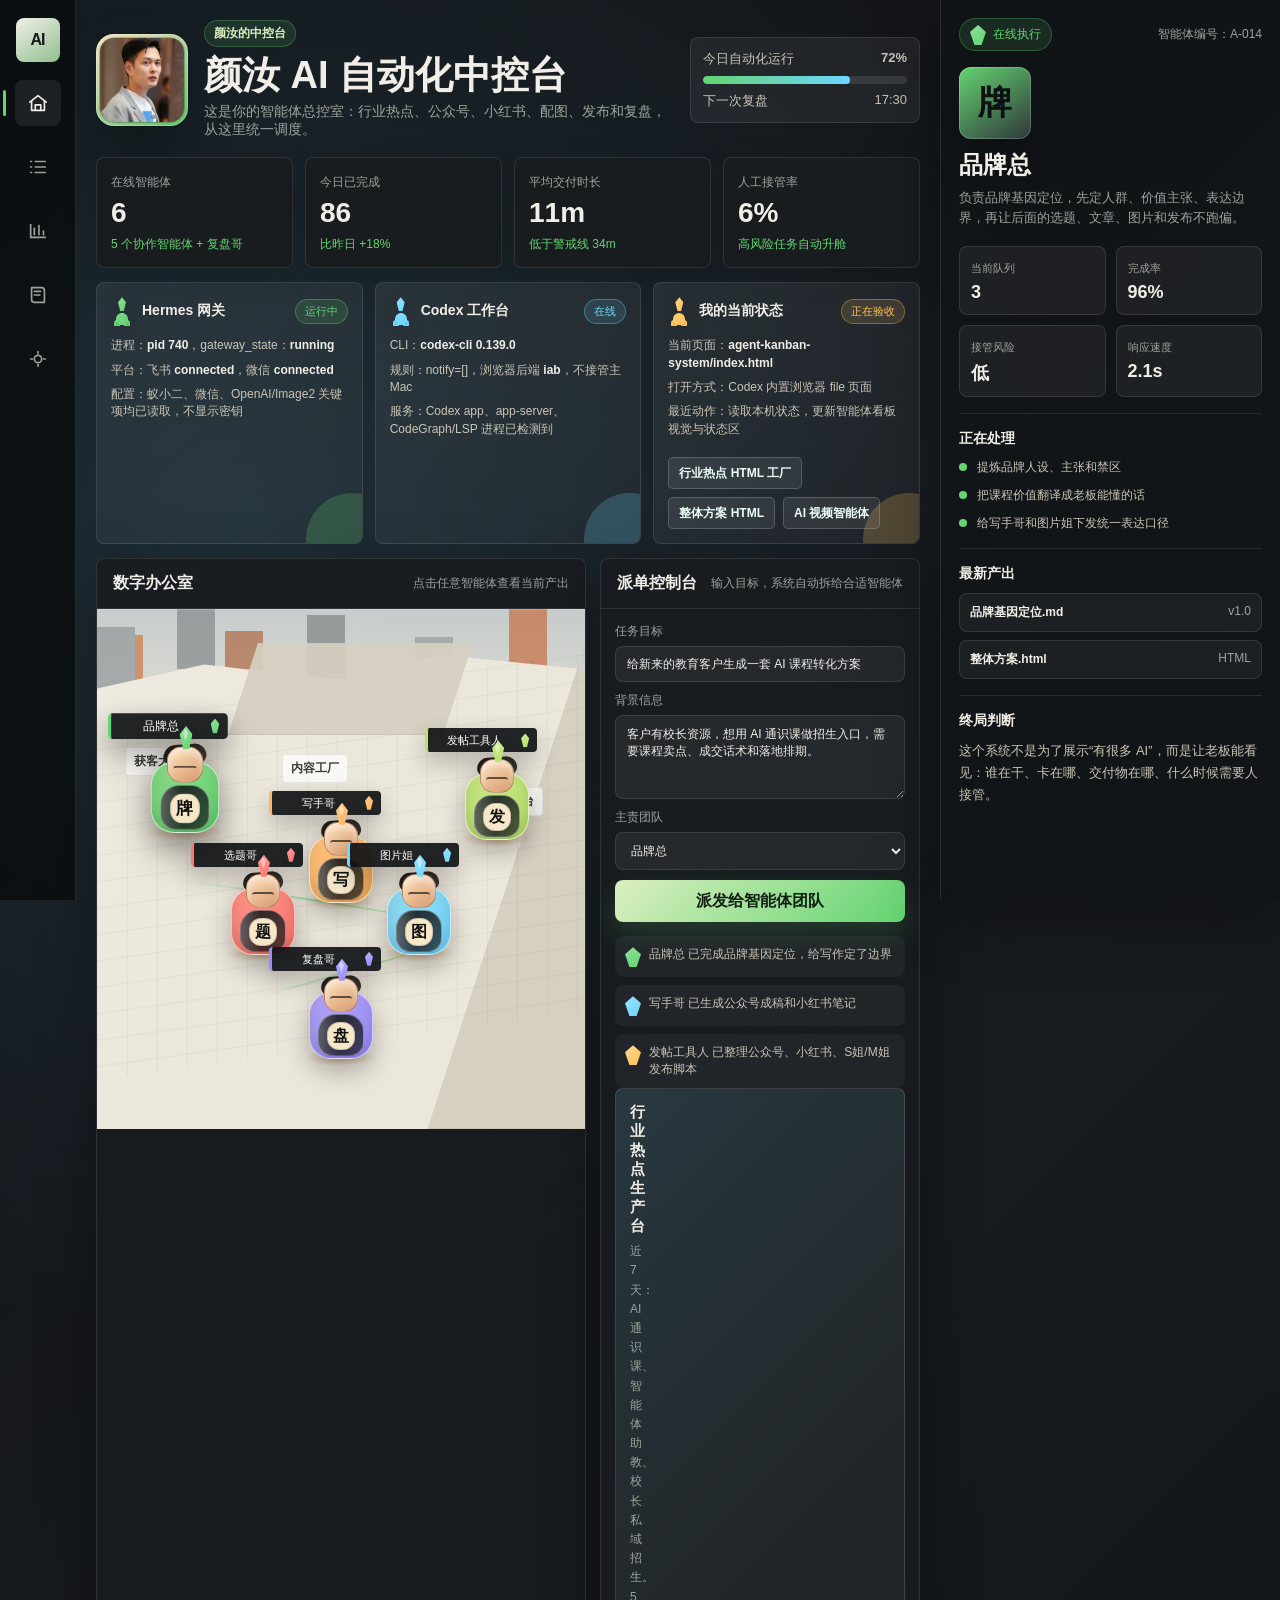
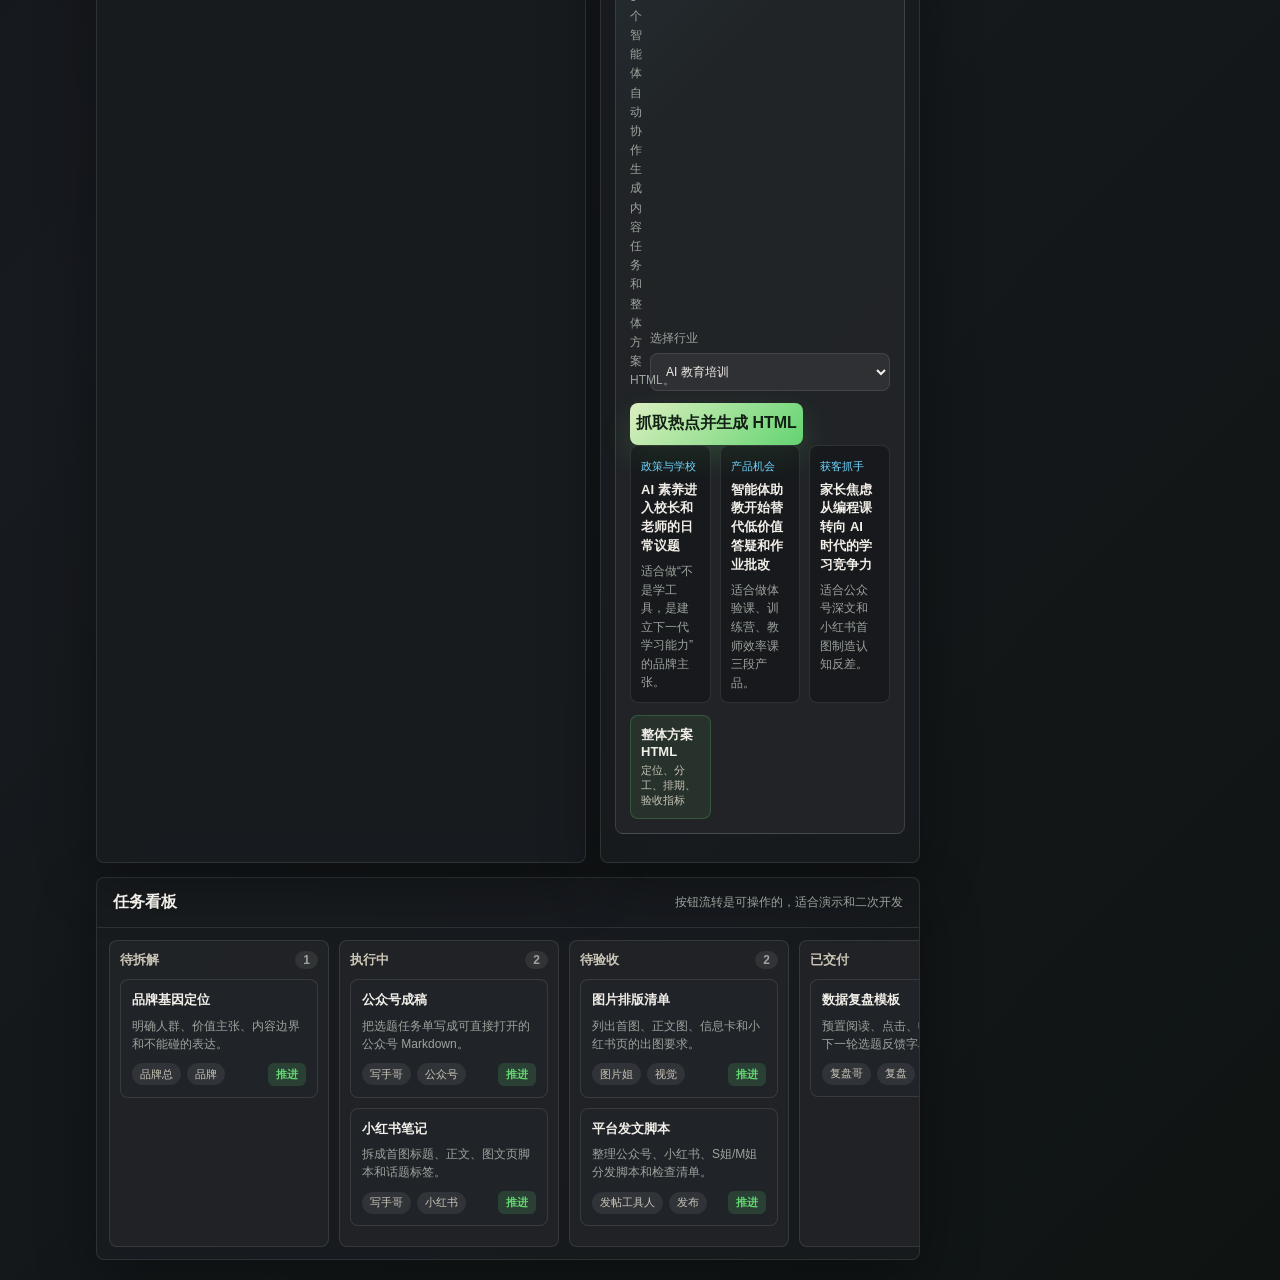
<file: index.html>
<!DOCTYPE html>
<html lang="zh-CN">
<head>
  <meta charset="UTF-8">
  <meta name="viewport" content="width=device-width, initial-scale=1.0">
  <title>智能体作战看板</title>
  <style>
    :root {
      color-scheme: dark;
      --bg: #111315;
      --panel: #191c1f;
      --panel-2: #202429;
      --panel-3: #262b31;
      --line: rgba(255, 255, 255, .1);
      --line-strong: rgba(255, 255, 255, .18);
      --text: #f1eee8;
      --muted: #9ca39d;
      --soft: #cac5b7;
      --green: #63d471;
      --lime: #b7e46b;
      --amber: #ffc45b;
      --red: #ff756f;
      --cyan: #6ed6ff;
      --blue: #6a8cff;
      --wood: #b47a42;
      --floor: #ece7db;
      --wall: #d6d0c1;
      --shadow: 0 18px 60px rgba(0, 0, 0, .32);
      font-family: "Avenir Next", "PingFang SC", "Noto Sans SC", "Microsoft YaHei", sans-serif;
    }

    * {
      box-sizing: border-box;
    }

    body {
      margin: 0;
      min-height: 100vh;
      background:
        radial-gradient(circle at 18% 18%, rgba(110, 214, 255, .13), transparent 32%),
        linear-gradient(135deg, #101215 0%, #171a1f 48%, #0f1413 100%);
      color: var(--text);
      overflow-x: hidden;
    }

    button, input, textarea, select {
      font: inherit;
    }

    button {
      border: 0;
      cursor: pointer;
    }

    .app {
      display: grid;
      grid-template-columns: 76px minmax(0, 1fr) 340px;
      min-height: 100vh;
    }

    .rail {
      border-right: 1px solid var(--line);
      background: rgba(9, 11, 12, .76);
      padding: 18px 12px;
      display: flex;
      flex-direction: column;
      align-items: center;
      gap: 18px;
      position: sticky;
      top: 0;
      height: 100vh;
    }

    .mark {
      width: 44px;
      height: 44px;
      border-radius: 8px;
      background: linear-gradient(145deg, #f2efe7, #8fbf8e);
      color: #151816;
      display: grid;
      place-items: center;
      font-weight: 900;
      letter-spacing: -1px;
    }

    .rail button {
      width: 46px;
      height: 46px;
      border-radius: 8px;
      background: transparent;
      color: var(--muted);
      display: grid;
      place-items: center;
      transition: .2s ease;
      position: relative;
    }

    .rail button.active,
    .rail button:hover {
      color: var(--text);
      background: rgba(255, 255, 255, .08);
    }

    .rail button.active::before {
      content: "";
      position: absolute;
      left: -12px;
      width: 3px;
      height: 26px;
      border-radius: 2px;
      background: var(--green);
    }

    .icon {
      width: 22px;
      height: 22px;
      stroke: currentColor;
      stroke-width: 1.8;
      fill: none;
      stroke-linecap: round;
      stroke-linejoin: round;
    }

    main {
      min-width: 0;
      padding: 20px;
    }

    .topbar {
      display: flex;
      align-items: center;
      justify-content: space-between;
      gap: 18px;
      margin-bottom: 18px;
    }

    .owner-hero {
      display: flex;
      align-items: center;
      gap: 16px;
      min-width: 0;
    }

    .owner-avatar {
      width: 92px;
      height: 92px;
      flex: 0 0 92px;
      border-radius: 18px;
      padding: 3px;
      background: linear-gradient(145deg, rgba(246, 231, 200, .98), rgba(99, 212, 113, .9));
      box-shadow: 0 22px 44px rgba(0, 0, 0, .28), inset 0 0 0 1px rgba(255, 255, 255, .24);
    }

    .owner-avatar img {
      width: 100%;
      height: 100%;
      display: block;
      object-fit: cover;
      object-position: 54% 34%;
      border-radius: 15px;
      border: 1px solid rgba(0, 0, 0, .22);
    }

    .owner-kicker {
      display: inline-flex;
      align-items: center;
      min-height: 26px;
      margin-bottom: 8px;
      padding: 4px 9px;
      border-radius: 999px;
      color: #dcefc0;
      background: rgba(99, 212, 113, .12);
      border: 1px solid rgba(99, 212, 113, .28);
      font-size: 12px;
      font-weight: 800;
    }

    h1 {
      margin: 0;
      font-size: clamp(24px, 3vw, 38px);
      line-height: 1.06;
      letter-spacing: 0;
    }

    .sub {
      margin: 8px 0 0;
      color: var(--muted);
      font-size: 14px;
    }

    .run-state {
      min-width: 230px;
      background: rgba(255, 255, 255, .06);
      border: 1px solid var(--line);
      border-radius: 8px;
      padding: 12px;
      display: grid;
      gap: 8px;
    }

    .run-row {
      display: flex;
      justify-content: space-between;
      color: var(--soft);
      font-size: 13px;
    }

    .progress {
      height: 8px;
      border-radius: 999px;
      background: rgba(255, 255, 255, .1);
      overflow: hidden;
    }

    .progress span {
      display: block;
      height: 100%;
      width: 72%;
      border-radius: inherit;
      background: linear-gradient(90deg, var(--green), var(--cyan));
      animation: breathe 2.6s ease-in-out infinite;
    }

    .metrics {
      display: grid;
      grid-template-columns: repeat(4, minmax(0, 1fr));
      gap: 12px;
      margin-bottom: 14px;
    }

    .metric {
      background: var(--panel);
      border: 1px solid var(--line);
      border-radius: 8px;
      padding: 14px;
      min-height: 92px;
      box-shadow: 0 10px 32px rgba(0, 0, 0, .12);
    }

    .metric small {
      color: var(--muted);
      font-size: 12px;
    }

    .metric strong {
      display: block;
      margin-top: 8px;
      font-size: 28px;
      line-height: 1;
    }

    .metric em {
      display: block;
      margin-top: 9px;
      color: var(--green);
      font-style: normal;
      font-size: 12px;
    }

    .system-status {
      display: grid;
      grid-template-columns: repeat(3, minmax(0, 1fr));
      gap: 12px;
      margin-bottom: 14px;
    }

    .status-card {
      background: linear-gradient(145deg, rgba(255, 255, 255, .07), rgba(255, 255, 255, .035));
      border: 1px solid var(--line);
      border-radius: 8px;
      padding: 14px;
      min-height: 128px;
      position: relative;
      overflow: hidden;
    }

    .status-card::after {
      content: "";
      position: absolute;
      width: 92px;
      height: 92px;
      right: -36px;
      bottom: -42px;
      border-radius: 50%;
      background: color-mix(in srgb, var(--status-color, var(--green)) 22%, transparent);
    }

    .status-card-head {
      display: flex;
      justify-content: space-between;
      align-items: center;
      gap: 10px;
      margin-bottom: 12px;
      position: relative;
      z-index: 1;
    }

    .status-title {
      display: flex;
      align-items: center;
      gap: 9px;
      font-size: 14px;
      font-weight: 850;
    }

    .status-badge {
      color: var(--status-color, var(--green));
      background: color-mix(in srgb, var(--status-color, var(--green)) 14%, transparent);
      border: 1px solid color-mix(in srgb, var(--status-color, var(--green)) 36%, transparent);
      border-radius: 999px;
      padding: 4px 9px;
      font-size: 11px;
      white-space: nowrap;
    }

    .status-lines {
      display: grid;
      gap: 7px;
      color: var(--soft);
      font-size: 12px;
      line-height: 1.45;
      position: relative;
      z-index: 1;
    }

    .status-lines b {
      color: var(--text);
      font-weight: 800;
    }

    .tool-links {
      display: flex;
      flex-wrap: wrap;
      gap: 8px;
      margin-top: 12px;
    }

    .tool-links a {
      display: inline-flex;
      align-items: center;
      justify-content: center;
      min-height: 32px;
      border: 1px solid rgba(255, 255, 255, .18);
      border-radius: 5px;
      padding: 0 10px;
      color: #ecfff9;
      background: rgba(255, 255, 255, .08);
      text-decoration: none;
      font-size: 12px;
      font-weight: 800;
    }

    .buddy {
      --buddy-color: var(--green);
      width: 22px;
      height: 28px;
      flex: 0 0 22px;
      position: relative;
      display: inline-block;
      filter: drop-shadow(0 5px 8px rgba(0, 0, 0, .22));
    }

    .buddy::before {
      content: "";
      position: absolute;
      left: 7px;
      top: 0;
      width: 8px;
      height: 14px;
      background: linear-gradient(145deg, color-mix(in srgb, var(--buddy-color) 74%, #fff 26%), var(--buddy-color));
      clip-path: polygon(50% 0, 100% 36%, 72% 100%, 28% 100%, 0 36%);
      animation: plumbobFloat 1.8s ease-in-out infinite;
      box-shadow: 0 0 12px color-mix(in srgb, var(--buddy-color) 62%, transparent);
    }

    .buddy::after {
      content: "";
      position: absolute;
      left: 5px;
      top: 16px;
      width: 12px;
      height: 12px;
      border-radius: 7px 7px 4px 4px;
      background:
        radial-gradient(circle at 50% -3px, #f2c79d 0 4px, transparent 4.5px),
        linear-gradient(145deg, color-mix(in srgb, var(--buddy-color) 86%, #fff 14%), var(--buddy-color));
      box-shadow:
        -5px 4px 0 -3px var(--buddy-color),
        5px 4px 0 -3px var(--buddy-color);
    }

    .buddy.working {
      --buddy-color: var(--cyan);
      animation: bob 1.5s ease-in-out infinite;
    }

    .buddy.ready {
      --buddy-color: var(--green);
    }

    .buddy.review {
      --buddy-color: var(--amber);
    }

    .buddy.blocked {
      --buddy-color: var(--red);
    }

    .workspace {
      display: grid;
      grid-template-columns: minmax(0, 1.28fr) minmax(320px, .72fr);
      gap: 14px;
      align-items: stretch;
    }

    .office-card,
    .command-card,
    .board,
    aside {
      background: rgba(25, 28, 31, .88);
      border: 1px solid var(--line);
      border-radius: 8px;
      box-shadow: var(--shadow);
    }

    .section-head {
      display: flex;
      justify-content: space-between;
      align-items: center;
      padding: 14px 16px;
      border-bottom: 1px solid var(--line);
      gap: 10px;
    }

    .section-head h2 {
      margin: 0;
      font-size: 16px;
      letter-spacing: 0;
    }

    .section-head span {
      color: var(--muted);
      font-size: 12px;
      white-space: nowrap;
    }

    .office {
      position: relative;
      min-height: 520px;
      overflow: hidden;
      background:
        linear-gradient(120deg, rgba(255, 255, 255, .16), rgba(255, 255, 255, 0) 42%),
        var(--floor);
      isolation: isolate;
    }

    .office::before,
    .office::after {
      content: "";
      position: absolute;
      background: var(--wall);
      z-index: 0;
      box-shadow: inset 0 -1px 0 rgba(0, 0, 0, .05);
    }

    .office::before {
      width: 34%;
      height: 100%;
      right: -19%;
      top: 0;
      transform: skewX(-18deg);
    }

    .office::after {
      width: 44%;
      height: 92px;
      left: 30%;
      top: 34px;
      transform: skewX(-18deg);
      opacity: .92;
    }

    .city {
      position: absolute;
      top: 0;
      left: 0;
      right: 0;
      height: 120px;
      background:
        linear-gradient(#bcc5c8, #e0ddd2);
      z-index: 0;
      opacity: .8;
      clip-path: polygon(0 0, 100% 0, 100% 50%, 70% 38%, 52% 60%, 22% 46%, 0 66%);
    }

    .city span {
      position: absolute;
      bottom: 38px;
      width: 38px;
      height: 64px;
      background: #868d91;
      box-shadow:
        8px 8px 0 #c26d38,
        80px -22px 0 #777e83,
        128px 4px 0 #a35d37,
        210px -12px 0 #727a7d,
        318px 10px 0 #8d9497,
        412px -18px 0 #bf6434,
        560px 8px 0 #777e83;
      opacity: .82;
    }

    .floor-grid {
      position: absolute;
      inset: 114px 0 0;
      background-image:
        linear-gradient(rgba(0, 0, 0, .045) 1px, transparent 1px),
        linear-gradient(90deg, rgba(0, 0, 0, .045) 1px, transparent 1px);
      background-size: 30px 30px;
      transform: skewY(-8deg) scaleY(.88);
      transform-origin: top left;
      z-index: 0;
    }

    .agent {
      position: absolute;
      z-index: 3;
      width: 112px;
      height: 116px;
      padding: 0;
      border: 0;
      background: transparent;
      transform: translate(-50%, -50%);
      transition: transform .2s ease, filter .2s ease;
      animation: agentWork 3.8s ease-in-out infinite;
      animation-delay: var(--agent-delay, 0s);
    }

    .agent:hover,
    .agent.selected {
      transform: translate(-50%, -50%) scale(1.07);
      filter: drop-shadow(0 16px 18px rgba(0, 0, 0, .22));
    }

    .desk {
      position: absolute;
      left: 20px;
      top: 91px;
      width: 72px;
      height: 18px;
      border-radius: 50%;
      background:
        radial-gradient(ellipse at center, rgba(180, 122, 66, .52), rgba(180, 122, 66, 0) 70%);
      transform: skewX(-10deg);
      box-shadow: none;
      z-index: 1;
    }

    .plumbob {
      position: absolute;
      left: 51px;
      top: 2px;
      width: 12px;
      height: 22px;
      background: linear-gradient(145deg, color-mix(in srgb, var(--agent-color, var(--green)) 72%, #fff 28%), var(--agent-color, var(--green)));
      clip-path: polygon(50% 0, 100% 35%, 72% 100%, 28% 100%, 0 35%);
      filter: drop-shadow(0 0 8px color-mix(in srgb, var(--agent-color, var(--green)) 72%, transparent));
      animation: plumbobFloat 1.65s ease-in-out infinite;
      animation-delay: var(--agent-delay, 0s);
      z-index: 5;
    }

    .plumbob::after {
      content: "";
      position: absolute;
      inset: 2px 4px 8px 2px;
      background: rgba(255, 255, 255, .45);
      clip-path: polygon(50% 0, 100% 38%, 60% 100%, 18% 38%);
    }

    .doll-wrap {
      position: absolute;
      left: 13px;
      top: 19px;
      width: 86px;
      height: 88px;
      z-index: 4;
      display: grid;
      place-items: center;
      overflow: visible;
      transform-origin: 50% 92%;
      animation: dollWork 2.2s ease-in-out infinite;
      animation-delay: var(--agent-delay, 0s);
      filter: drop-shadow(0 12px 13px rgba(0, 0, 0, .28));
    }

    .agent-portrait {
      position: relative;
      display: block;
      width: 76px;
      height: 84px;
      border-radius: 24px 24px 18px 18px;
    }

    .agent-portrait::before {
      content: "";
      position: absolute;
      inset: 14px 6px 3px;
      border-radius: 22px;
      background:
        radial-gradient(circle at 50% 2%, rgba(255, 255, 255, .7), transparent 26%),
        linear-gradient(145deg, color-mix(in srgb, var(--agent-color, var(--green)) 74%, #f6e7c8 26%), var(--agent-color, var(--green)));
      border: 1px solid rgba(255, 255, 255, .5);
      box-shadow: inset 0 -10px 18px rgba(0, 0, 0, .14);
    }

    .agent-head {
      position: absolute;
      left: 21px;
      top: 0;
      width: 34px;
      height: 34px;
      border-radius: 14px;
      background: linear-gradient(145deg, #ffe2be, #d69a6d);
      border: 1px solid rgba(65, 38, 18, .28);
      box-shadow: inset 0 5px 7px rgba(255, 255, 255, .45);
    }

    .agent-hair {
      position: absolute;
      left: 18px;
      top: -2px;
      width: 40px;
      height: 18px;
      border-radius: 16px 16px 10px 10px;
      background: linear-gradient(145deg, #171717, #39312b);
      transform: rotate(-4deg);
    }

    .agent-face {
      position: absolute;
      left: 27px;
      top: 18px;
      width: 22px;
      height: 6px;
      border-radius: 999px;
      border-top: 2px solid rgba(31, 24, 18, .68);
    }

    .agent-body {
      position: absolute;
      left: 15px;
      top: 36px;
      width: 46px;
      height: 42px;
      border-radius: 18px 18px 14px 14px;
      background:
        linear-gradient(90deg, rgba(255, 255, 255, .28), transparent 44%),
        linear-gradient(145deg, rgba(23, 26, 28, .96), color-mix(in srgb, var(--agent-color, var(--green)) 40%, #202326 60%));
      border: 1px solid rgba(255, 255, 255, .28);
      box-shadow: inset 0 -8px 12px rgba(0, 0, 0, .18);
    }

    .agent-letter {
      position: absolute;
      left: 24px;
      top: 44px;
      width: 28px;
      height: 28px;
      display: grid;
      place-items: center;
      border-radius: 12px;
      color: #111;
      background: #f6e7c8;
      border: 1px solid rgba(0, 0, 0, .16);
      font-size: 16px;
      font-weight: 950;
      line-height: 1;
      box-shadow: 0 5px 10px rgba(0, 0, 0, .18);
    }

    .person {
      position: absolute;
      left: 38px;
      top: 30px;
      width: 30px;
      height: 43px;
      z-index: 4;
      transform-origin: 50% 100%;
      animation: personFocus 1.8s ease-in-out infinite;
      animation-delay: var(--agent-delay, 0s);
    }

    .person .head,
    .person .body,
    .person .arm,
    .person .leg {
      position: absolute;
    }

    .person .head {
      left: 9px;
      position: absolute;
      top: 1px;
      width: 13px;
      height: 13px;
      border-radius: 50%;
      background:
        radial-gradient(circle at 35% 42%, #2b211b 0 1px, transparent 1.5px),
        radial-gradient(circle at 66% 42%, #2b211b 0 1px, transparent 1.5px),
        linear-gradient(145deg, #f2c79d, #b8754e);
      box-shadow: inset 0 -2px 0 rgba(0, 0, 0, .1);
    }

    .person .hair {
      position: absolute;
      left: 8px;
      top: 0;
      width: 15px;
      height: 7px;
      border-radius: 9px 9px 3px 3px;
      background: #5b3b27;
      z-index: 1;
    }

    .person .body {
      left: 6px;
      top: 14px;
      width: 19px;
      height: 23px;
      border-radius: 10px 10px 5px 5px;
      background:
        linear-gradient(90deg, rgba(255, 255, 255, .22), transparent 42%),
        linear-gradient(145deg, color-mix(in srgb, var(--agent-color, var(--blue)) 82%, #fff 18%), var(--agent-color, var(--blue)));
    }

    .person .arm {
      top: 17px;
      width: 7px;
      height: 18px;
      border-radius: 8px;
      background: color-mix(in srgb, var(--agent-color, var(--blue)) 78%, #1b1e22 22%);
      transform-origin: 50% 2px;
    }

    .person .arm.left {
      left: 2px;
      animation: typeLeft .72s ease-in-out infinite;
      animation-delay: var(--agent-delay, 0s);
    }

    .person .arm.right {
      right: 2px;
      animation: typeRight .78s ease-in-out infinite;
      animation-delay: calc(var(--agent-delay, 0s) - .18s);
    }

    .person .leg {
      top: 34px;
      width: 8px;
      height: 10px;
      border-radius: 6px;
      background: #32383d;
      z-index: -1;
    }

    .person .leg.left {
      left: 7px;
    }

    .person .leg.right {
      right: 7px;
    }

    .nameplate {
      position: absolute;
      left: -16px;
      top: -10px;
      min-width: 112px;
      height: 24px;
      border-radius: 4px;
      background: rgba(17, 19, 21, .92);
      border-left: 3px solid var(--agent-color, var(--green));
      color: #fff;
      padding: 4px 24px 4px 8px;
      font-size: 11px;
      line-height: 16px;
      white-space: nowrap;
      box-shadow: 0 10px 24px rgba(0, 0, 0, .24);
    }

    .nameplate::after {
      content: "";
      position: absolute;
      right: 8px;
      top: 5px;
      width: 8px;
      height: 14px;
      background: linear-gradient(145deg, color-mix(in srgb, var(--agent-color, var(--green)) 72%, #fff 28%), var(--agent-color, var(--green)));
      clip-path: polygon(50% 0, 100% 35%, 72% 100%, 28% 100%, 0 35%);
      filter: drop-shadow(0 0 5px color-mix(in srgb, var(--agent-color, var(--green)) 58%, transparent));
    }

    .lane-tag {
      position: absolute;
      z-index: 2;
      padding: 5px 8px;
      border-radius: 4px;
      background: rgba(255, 255, 255, .7);
      color: #3a3a36;
      font-size: 12px;
      font-weight: 700;
      border: 1px solid rgba(0, 0, 0, .08);
    }

    .pulse-line {
      position: absolute;
      height: 2px;
      background: linear-gradient(90deg, transparent, rgba(99, 212, 113, .8), transparent);
      transform-origin: left center;
      opacity: .75;
      animation: sweep 2.8s linear infinite;
      z-index: 1;
    }

    .command-card {
      padding-bottom: 14px;
    }

    .command-form {
      display: grid;
      gap: 10px;
      padding: 14px;
    }

    label {
      display: grid;
      gap: 6px;
      color: var(--muted);
      font-size: 12px;
    }

    input,
    textarea,
    select {
      width: 100%;
      color: var(--text);
      background: rgba(255, 255, 255, .06);
      border: 1px solid var(--line);
      border-radius: 8px;
      padding: 10px 11px;
      outline: none;
    }

    textarea {
      resize: vertical;
      min-height: 84px;
    }

    input:focus,
    textarea:focus,
    select:focus {
      border-color: rgba(110, 214, 255, .7);
      box-shadow: 0 0 0 3px rgba(110, 214, 255, .12);
    }

    .primary {
      height: 42px;
      border-radius: 8px;
      background: linear-gradient(135deg, #dcefc0, #63d471);
      color: #132015;
      font-weight: 800;
      box-shadow: 0 12px 28px rgba(99, 212, 113, .18);
    }

    .industry-lab {
      margin: 0 14px 14px;
      padding: 14px;
      border: 1px solid rgba(255, 255, 255, .12);
      border-radius: 8px;
      background:
        linear-gradient(135deg, rgba(110, 214, 255, .11), transparent 42%),
        rgba(255, 255, 255, .045);
    }

    .industry-lab-head {
      display: grid;
      grid-template-columns: minmax(0, 1fr) minmax(180px, 240px);
      gap: 12px;
      align-items: end;
      margin-bottom: 12px;
    }

    .industry-lab h3 {
      margin: 0 0 6px;
      font-size: 15px;
    }

    .industry-lab p {
      margin: 0;
      color: var(--muted);
      font-size: 12px;
      line-height: 1.6;
    }

    .hotspot-grid {
      display: grid;
      grid-template-columns: repeat(3, minmax(0, 1fr));
      gap: 9px;
      margin-bottom: 12px;
    }

    .hotspot-card {
      min-height: 104px;
      border: 1px solid var(--line);
      border-radius: 8px;
      padding: 10px;
      background: rgba(12, 15, 16, .44);
    }

    .hotspot-card small {
      display: inline-flex;
      margin-bottom: 7px;
      color: var(--cyan);
      font-size: 11px;
    }

    .hotspot-card strong {
      display: block;
      font-size: 13px;
      line-height: 1.45;
      margin-bottom: 6px;
    }

    .hotspot-card span {
      display: block;
      color: var(--muted);
      font-size: 12px;
      line-height: 1.55;
    }

    .output-dock {
      display: grid;
      grid-template-columns: repeat(3, minmax(0, 1fr));
      gap: 9px;
    }

    .output-dock a {
      min-height: 64px;
      border-radius: 8px;
      border: 1px solid rgba(99, 212, 113, .24);
      background: rgba(99, 212, 113, .09);
      color: var(--text);
      text-decoration: none;
      padding: 10px;
      display: grid;
      align-content: center;
      gap: 4px;
    }

    .output-dock strong {
      font-size: 13px;
    }

    .output-dock span {
      color: var(--soft);
      font-size: 11px;
    }

    .mini-feed {
      display: grid;
      gap: 8px;
      padding: 0 14px;
    }

    .feed-item {
      display: flex;
      gap: 8px;
      padding: 10px;
      border-radius: 8px;
      background: rgba(255, 255, 255, .045);
      color: var(--soft);
      font-size: 12px;
    }

    .dot {
      --buddy-color: var(--green);
      flex: 0 0 16px;
      width: 16px;
      height: 20px;
      margin-top: 1px;
      border-radius: 0;
      background: linear-gradient(145deg, color-mix(in srgb, var(--buddy-color) 72%, #fff 28%), var(--buddy-color));
      clip-path: polygon(50% 0, 100% 35%, 72% 100%, 28% 100%, 0 35%);
      filter: drop-shadow(0 0 7px color-mix(in srgb, var(--buddy-color) 60%, transparent));
      animation: plumbobFloat 1.7s ease-in-out infinite;
    }

    .board {
      margin-top: 14px;
      overflow: hidden;
    }

    .columns {
      display: grid;
      grid-template-columns: repeat(4, minmax(220px, 1fr));
      gap: 10px;
      padding: 12px;
      overflow-x: auto;
    }

    .column {
      background: rgba(255, 255, 255, .04);
      border: 1px solid var(--line);
      border-radius: 8px;
      min-height: 298px;
      padding: 10px;
    }

    .column-head {
      display: flex;
      justify-content: space-between;
      align-items: center;
      margin-bottom: 10px;
      color: var(--soft);
      font-size: 13px;
      font-weight: 800;
    }

    .count {
      color: var(--muted);
      background: rgba(255, 255, 255, .08);
      border-radius: 999px;
      padding: 2px 8px;
      font-size: 12px;
      font-weight: 600;
    }

    .task {
      background: var(--panel-2);
      border: 1px solid var(--line);
      border-radius: 8px;
      padding: 11px;
      margin-bottom: 10px;
      cursor: grab;
      transition: .18s ease;
    }

    .task:hover,
    .task.active {
      border-color: rgba(99, 212, 113, .45);
      background: var(--panel-3);
    }

    .task strong {
      display: block;
      font-size: 13px;
      line-height: 1.35;
      margin-bottom: 8px;
    }

    .task p {
      margin: 0 0 10px;
      color: var(--muted);
      font-size: 12px;
      line-height: 1.5;
    }

    .task-meta {
      display: flex;
      flex-wrap: wrap;
      gap: 6px;
      align-items: center;
    }

    .chip {
      display: inline-flex;
      align-items: center;
      min-height: 22px;
      border-radius: 999px;
      padding: 3px 8px;
      background: rgba(255, 255, 255, .07);
      color: var(--soft);
      font-size: 11px;
    }

    .move {
      margin-left: auto;
      border-radius: 6px;
      padding: 4px 8px;
      background: rgba(99, 212, 113, .16);
      color: var(--green);
      font-size: 11px;
      font-weight: 800;
    }

    aside {
      border-radius: 0;
      border-top: 0;
      border-right: 0;
      border-bottom: 0;
      position: sticky;
      top: 0;
      height: 100vh;
      overflow: auto;
      padding: 18px;
      background: rgba(18, 21, 23, .96);
    }

    .inspector-top {
      display: flex;
      align-items: center;
      justify-content: space-between;
      margin-bottom: 16px;
    }

    .status-pill {
      display: inline-flex;
      align-items: center;
      gap: 7px;
      color: var(--green);
      font-size: 12px;
      background: rgba(99, 212, 113, .12);
      border: 1px solid rgba(99, 212, 113, .28);
      border-radius: 999px;
      padding: 5px 10px;
    }

    .avatar {
      width: 72px;
      height: 72px;
      border-radius: 12px;
      background: linear-gradient(145deg, var(--agent-color, var(--green)), #30363b);
      display: grid;
      place-items: center;
      margin-bottom: 12px;
      color: #0d1111;
      font-size: 34px;
      font-weight: 900;
      box-shadow: inset 0 0 0 1px rgba(255, 255, 255, .2), 0 18px 38px rgba(0, 0, 0, .26);
    }

    .agent-title {
      margin: 0;
      font-size: 24px;
      line-height: 1.2;
    }

    .agent-role {
      margin: 8px 0 18px;
      color: var(--muted);
      font-size: 13px;
      line-height: 1.55;
    }

    .detail-grid {
      display: grid;
      grid-template-columns: 1fr 1fr;
      gap: 10px;
      margin-bottom: 16px;
    }

    .detail {
      background: rgba(255, 255, 255, .055);
      border: 1px solid var(--line);
      border-radius: 8px;
      padding: 11px;
    }

    .detail small {
      color: var(--muted);
      font-size: 11px;
    }

    .detail strong {
      display: block;
      margin-top: 6px;
      font-size: 18px;
    }

    .panel-block {
      border-top: 1px solid var(--line);
      padding-top: 16px;
      margin-top: 16px;
    }

    .panel-block h3 {
      margin: 0 0 10px;
      font-size: 14px;
    }

    .artifact {
      display: grid;
      gap: 8px;
    }

    .artifact a {
      display: flex;
      justify-content: space-between;
      gap: 8px;
      padding: 10px;
      color: var(--text);
      text-decoration: none;
      background: rgba(255, 255, 255, .05);
      border: 1px solid var(--line);
      border-radius: 8px;
      font-size: 12px;
    }

    .artifact span {
      color: var(--muted);
    }

    .timeline {
      display: grid;
      gap: 10px;
    }

    .timeline-item {
      position: relative;
      padding-left: 18px;
      color: var(--soft);
      font-size: 12px;
      line-height: 1.5;
    }

    .timeline-item::before {
      content: "";
      position: absolute;
      top: 5px;
      left: 0;
      width: 8px;
      height: 8px;
      border-radius: 50%;
      background: var(--green);
    }

    .publish-console {
      display: none;
      gap: 10px;
    }

    .publish-console.show {
      display: grid;
    }

    .publish-actions {
      display: grid;
      grid-template-columns: 1fr 1fr;
      gap: 8px;
    }

    .publish-button {
      min-height: 40px;
      border-radius: 8px;
      padding: 9px 10px;
      color: #111513;
      background: linear-gradient(135deg, #f6e7c8, #ffc45b);
      font-size: 12px;
      font-weight: 900;
    }

    .publish-button.secondary {
      background: linear-gradient(135deg, #d9f4ff, #6ed6ff);
    }

    .publish-button.ghost {
      color: var(--text);
      background: rgba(255, 255, 255, .08);
      border: 1px solid var(--line);
    }

    .publish-status {
      min-height: 92px;
      padding: 10px;
      border: 1px solid var(--line);
      border-radius: 8px;
      background: rgba(255, 255, 255, .045);
      color: var(--soft);
      font-size: 12px;
      line-height: 1.6;
      white-space: pre-wrap;
    }

    .toast {
      position: fixed;
      left: 50%;
      bottom: 24px;
      transform: translateX(-50%) translateY(120%);
      opacity: 0;
      pointer-events: none;
      background: #f1eee8;
      color: #121513;
      border-radius: 8px;
      padding: 11px 14px;
      box-shadow: var(--shadow);
      font-size: 13px;
      font-weight: 800;
      transition: .25s ease;
      z-index: 20;
    }

    .toast.show {
      transform: translateX(-50%) translateY(0);
      opacity: 1;
    }

    @keyframes breathe {
      0%, 100% { filter: brightness(1); }
      50% { filter: brightness(1.24); }
    }

    @keyframes sweep {
      from { clip-path: inset(0 100% 0 0); }
      to { clip-path: inset(0 0 0 0); }
    }

    @keyframes bob {
      0%, 100% { transform: translateY(0); }
      50% { transform: translateY(-2px); }
    }

    @keyframes agentWork {
      0%, 100% { filter: saturate(1); }
      50% { filter: saturate(1.08) brightness(1.04); }
    }

    @keyframes plumbobFloat {
      0%, 100% { transform: translateY(0) rotate(0deg); }
      50% { transform: translateY(-4px) rotate(3deg); }
    }

    @keyframes personFocus {
      0%, 100% { transform: translateY(0) rotate(-1deg); }
      50% { transform: translateY(-1px) rotate(1deg); }
    }

    @keyframes dollWork {
      0%, 100% { transform: translateY(0) rotate(-1deg) scale(1); }
      35% { transform: translateY(-3px) rotate(1.2deg) scale(1.02); }
      70% { transform: translateY(1px) rotate(-.4deg) scale(.995); }
    }

    @keyframes typeLeft {
      0%, 100% { transform: rotate(28deg) translateY(0); }
      50% { transform: rotate(42deg) translateY(2px); }
    }

    @keyframes typeRight {
      0%, 100% { transform: rotate(-28deg) translateY(1px); }
      50% { transform: rotate(-42deg) translateY(2px); }
    }

    @media (max-width: 1180px) {
      .app {
        grid-template-columns: 64px minmax(0, 1fr);
      }

      aside {
        position: static;
        height: auto;
        grid-column: 2;
        border: 1px solid var(--line);
        border-radius: 8px;
        margin: 0 20px 20px 0;
      }

      .workspace {
        grid-template-columns: 1fr;
      }

      .hotspot-grid,
      .output-dock {
        grid-template-columns: 1fr;
      }
    }

    @media (max-width: 760px) {
      .app {
        display: block;
      }

      .rail {
        position: static;
        width: 100%;
        height: auto;
        flex-direction: row;
        justify-content: space-between;
      }

      main {
        padding: 14px;
      }

      .topbar,
      .section-head {
        align-items: flex-start;
        flex-direction: column;
      }

      .owner-hero {
        align-items: flex-start;
      }

      .owner-avatar {
        width: 74px;
        height: 74px;
        flex-basis: 74px;
        border-radius: 14px;
      }

      .owner-avatar img {
        border-radius: 11px;
      }

      .run-state {
        width: 100%;
      }

      .metrics {
        grid-template-columns: repeat(2, minmax(0, 1fr));
      }

      .system-status {
        grid-template-columns: 1fr;
      }

      .office {
        min-height: 470px;
      }

      .agent {
        transform: translate(-50%, -50%) scale(.84);
      }

      .agent:hover,
      .agent.selected {
        transform: translate(-50%, -50%) scale(.9);
      }

      .nameplate {
        min-width: 96px;
        font-size: 9px;
        padding-right: 18px;
      }

      .columns {
        grid-template-columns: repeat(4, 245px);
      }

      .industry-lab-head {
        grid-template-columns: 1fr;
      }

      aside {
        margin: 0 14px 14px;
      }
    }
  </style>
</head>
<body>
  <div class="app">
    <nav class="rail" aria-label="主导航">
      <div class="mark">AI</div>
      <button class="active" aria-label="作战室">
        <svg class="icon" viewBox="0 0 24 24"><path d="M3 11l9-7 9 7"/><path d="M5 10v10h14V10"/><path d="M9 20v-6h6v6"/></svg>
      </button>
      <button aria-label="任务">
        <svg class="icon" viewBox="0 0 24 24"><path d="M9 6h11"/><path d="M9 12h11"/><path d="M9 18h11"/><path d="M4 6h1"/><path d="M4 12h1"/><path d="M4 18h1"/></svg>
      </button>
      <button aria-label="数据">
        <svg class="icon" viewBox="0 0 24 24"><path d="M4 19V5"/><path d="M4 19h16"/><path d="M8 16V9"/><path d="M13 16V6"/><path d="M18 16v-4"/></svg>
      </button>
      <button aria-label="知识库">
        <svg class="icon" viewBox="0 0 24 24"><path d="M5 4h11a3 3 0 0 1 3 3v13H8a3 3 0 0 1-3-3z"/><path d="M8 8h7"/><path d="M8 12h6"/></svg>
      </button>
      <button aria-label="设置">
        <svg class="icon" viewBox="0 0 24 24"><path d="M12 8a4 4 0 1 0 0 8 4 4 0 0 0 0-8z"/><path d="M4 12h2"/><path d="M18 12h2"/><path d="M12 4v2"/><path d="M12 18v2"/></svg>
      </button>
    </nav>

    <main>
      <header class="topbar">
        <div class="owner-hero">
          <div class="owner-avatar">
            <img src="assets/profile/yanru-control-avatar.png" alt="颜汝头像">
          </div>
          <div>
            <span class="owner-kicker">颜汝的中控台</span>
            <h1>颜汝 AI 自动化中控台</h1>
            <p class="sub">这是你的智能体总控室：行业热点、公众号、小红书、配图、发布和复盘，从这里统一调度。</p>
          </div>
        </div>
        <div class="run-state">
          <div class="run-row"><span>今日自动化运行</span><strong id="runPercent">72%</strong></div>
          <div class="progress"><span id="progressBar"></span></div>
          <div class="run-row"><span>下一次复盘</span><span>17:30</span></div>
        </div>
      </header>

      <section class="metrics" aria-label="核心指标">
        <article class="metric"><small>在线智能体</small><strong id="metricOnline">6</strong><em>5 个协作智能体 + 复盘哥</em></article>
        <article class="metric"><small>今日已完成</small><strong id="metricDone">86</strong><em>比昨日 +18%</em></article>
        <article class="metric"><small>平均交付时长</small><strong>11m</strong><em>低于警戒线 34m</em></article>
        <article class="metric"><small>人工接管率</small><strong id="metricEscalate">6%</strong><em>高风险任务自动升舱</em></article>
      </section>

      <section class="system-status" aria-label="我的系统状态">
        <article class="status-card" style="--status-color: var(--green);">
          <div class="status-card-head">
            <div class="status-title"><span class="buddy ready"></span><span>Hermes 网关</span></div>
            <span class="status-badge">运行中</span>
          </div>
          <div class="status-lines">
            <span>进程：<b>pid 740</b>，gateway_state：<b>running</b></span>
            <span>平台：飞书 <b>connected</b>，微信 <b>connected</b></span>
            <span>配置：蚁小二、微信、OpenAI/Image2 关键项均已读取，不显示密钥</span>
          </div>
        </article>
        <article class="status-card" style="--status-color: var(--cyan);">
          <div class="status-card-head">
            <div class="status-title"><span class="buddy working"></span><span>Codex 工作台</span></div>
            <span class="status-badge">在线</span>
          </div>
          <div class="status-lines">
            <span>CLI：<b>codex-cli 0.139.0</b></span>
            <span>规则：notify=[]，浏览器后端 <b>iab</b>，不接管主 Mac</span>
            <span>服务：Codex app、app-server、CodeGraph/LSP 进程已检测到</span>
          </div>
        </article>
        <article class="status-card" style="--status-color: var(--amber);">
          <div class="status-card-head">
            <div class="status-title"><span class="buddy review"></span><span>我的当前状态</span></div>
            <span class="status-badge">正在验收</span>
          </div>
          <div class="status-lines">
            <span>当前页面：<b>agent-kanban-system/index.html</b></span>
            <span>打开方式：Codex 内置浏览器 file 页面</span>
            <span>最近动作：读取本机状态，更新智能体看板视觉与状态区</span>
            <span class="tool-links">
              <a href="industry-hotspot-html-factory.html" target="_blank">行业热点 HTML 工厂</a>
              <a href="industry-hotspot-solution.html" target="_blank">整体方案 HTML</a>
              <a href="video-agent-workbench/" target="_blank">AI 视频智能体</a>
            </span>
          </div>
        </article>
      </section>

      <section class="workspace">
        <div class="office-card">
          <div class="section-head">
            <h2>数字办公室</h2>
            <span>点击任意智能体查看当前产出</span>
          </div>
          <div class="office" id="office">
            <div class="city"><span></span></div>
            <div class="floor-grid"></div>
            <div class="lane-tag" style="left: 28px; top: 138px;">获客大厅</div>
            <div class="lane-tag" style="left: 38%; top: 145px;">内容工厂</div>
            <div class="lane-tag" style="right: 42px; top: 178px;">交付中台</div>
            <div class="pulse-line" style="left: 18%; top: 270px; width: 56%; transform: rotate(9deg);"></div>
            <div class="pulse-line" style="left: 34%; top: 386px; width: 42%; transform: rotate(-16deg); animation-delay: .7s;"></div>
          </div>
        </div>

        <div class="command-card">
          <div class="section-head">
            <h2>派单控制台</h2>
            <span>输入目标，系统自动拆给合适智能体</span>
          </div>
          <form class="command-form" id="dispatchForm">
            <label>
              任务目标
              <input id="taskTitle" value="给新来的教育客户生成一套 AI 课程转化方案">
            </label>
            <label>
              背景信息
              <textarea id="taskBrief">客户有校长资源，想用 AI 通识课做招生入口，需要课程卖点、成交话术和落地排期。</textarea>
            </label>
            <label>
              主责团队
              <select id="teamSelect">
                <option value="brand">品牌总</option>
                <option value="topic">选题哥</option>
                <option value="writer">写手哥</option>
                <option value="image">图片姐</option>
                <option value="publish">发帖工具人</option>
                <option value="review">复盘哥</option>
              </select>
            </label>
            <button class="primary" type="submit">派发给智能体团队</button>
          </form>
          <div class="mini-feed" id="feed">
            <div class="feed-item"><span class="dot"></span><span>品牌总 已完成品牌基因定位，给写作定了边界</span></div>
            <div class="feed-item"><span class="dot" style="--buddy-color: var(--cyan);"></span><span>写手哥 已生成公众号成稿和小红书笔记</span></div>
            <div class="feed-item"><span class="dot" style="--buddy-color: var(--amber);"></span><span>发帖工具人 已整理公众号、小红书、S姐/M姐发布脚本</span></div>
          </div>
          <div class="industry-lab">
            <div class="industry-lab-head">
              <div>
                <h3>行业热点生产台</h3>
                <p id="industrySignal">选择行业后，选题哥抓取近期信号，5 个智能体自动协作生成公众号、小红书和整体方案 HTML。</p>
              </div>
              <label>
                选择行业
                <select id="industrySelect">
                  <option value="education">AI 教育培训</option>
                  <option value="local">本地生活获客</option>
                  <option value="saas">企业服务 SaaS</option>
                  <option value="commerce">跨境电商</option>
                  <option value="health">医疗健康管理</option>
                  <option value="tourism">文旅城市 IP</option>
                </select>
              </label>
            </div>
            <button class="primary" type="button" id="hotspotButton">抓取热点并生成 HTML</button>
            <div class="hotspot-grid" id="hotspotGrid"></div>
            <div class="output-dock" id="outputDock"></div>
          </div>
        </div>
      </section>

      <section class="board">
        <div class="section-head">
          <h2>任务看板</h2>
          <span>按钮流转是可操作的，适合演示和二次开发</span>
        </div>
        <div class="columns" id="columns"></div>
      </section>
    </main>

    <aside id="inspector" style="--agent-color: var(--green);">
      <div class="inspector-top">
        <span class="status-pill"><span class="dot"></span>在线执行</span>
        <span style="color: var(--muted); font-size: 12px;">智能体编号：A-014</span>
      </div>
      <div class="avatar" id="avatar">牌</div>
      <h2 class="agent-title" id="agentName">品牌总</h2>
      <p class="agent-role" id="agentRole">负责品牌基因定位，先定人群、价值主张、表达边界，再让后面的选题、文章、图片和发布不跑偏。</p>
      <div class="detail-grid">
        <div class="detail"><small>当前队列</small><strong id="agentQueue">7</strong></div>
        <div class="detail"><small>完成率</small><strong id="agentRate">94%</strong></div>
        <div class="detail"><small>接管风险</small><strong id="agentRisk">低</strong></div>
        <div class="detail"><small>响应速度</small><strong id="agentSpeed">1.8s</strong></div>
      </div>
      <div class="panel-block">
        <h3>正在处理</h3>
        <div class="timeline" id="timeline"></div>
      </div>
      <div class="panel-block">
        <h3>最新产出</h3>
        <div class="artifact" id="artifacts"></div>
      </div>
      <div class="panel-block publish-console" id="publishConsole">
        <h3>真实发布</h3>
        <label>
          发布行业
          <select id="publishIndustry"></select>
        </label>
        <label>
          发布模式
          <select id="publishMode">
            <option value="staged">先提交草稿</option>
            <option value="publish">正式发布</option>
            <option value="dry-run">只生成发布包</option>
          </select>
        </label>
        <div class="publish-actions">
          <button class="publish-button secondary" type="button" data-publish-target="xhs">发到小红书</button>
          <button class="publish-button" type="button" data-publish-target="yixiaoer-wechat">发到公众号</button>
        </div>
        <button class="publish-button ghost" type="button" id="publishStatusButton">检查发布通道</button>
        <div class="publish-status" id="publishStatus">点击“检查发布通道”，确认本地代理、蚁小二和小红书登录态。</div>
      </div>
      <div class="panel-block">
        <h3>终局判断</h3>
        <p style="margin: 0; color: var(--soft); font-size: 13px; line-height: 1.7;">这个系统不是为了展示“有很多 AI”，而是让老板能看见：谁在干、卡在哪、交付物在哪、什么时候需要人接管。</p>
      </div>
    </aside>
  </div>

  <div class="toast" id="toast">任务已派发</div>

  <script>
    const agents = [
      { id: "brand", name: "品牌总", label: "品牌", role: "负责品牌基因定位，先定人群、价值主张、表达边界，再让后面的选题、文章、图片和发布不跑偏。", x: 18, y: 34, color: "#63d471", queue: 3, rate: "96%", risk: "低", speed: "2.1s", avatar: "牌", work: ["提炼品牌人设、主张和禁区", "把课程价值翻译成老板能懂的话", "给写手哥和图片姐下发统一表达口径"], files: [{ title: "品牌基因定位.md", path: "outputs/brand-positioning.md", version: "v1.0" }, { title: "整体方案.html", path: "outputs/html/strategy-plan.html#education", version: "HTML" }] },
      { id: "topic", name: "选题哥", label: "选题", role: "负责搜集信息、看对标、拆目标任务，把模糊方向变成能写、能画、能发的任务单。", x: 34, y: 58, color: "#ff756f", queue: 5, rate: "91%", risk: "中", speed: "3.8s", avatar: "题", work: ["整理目标读者和痛点场景", "把素材拆成公众号、小红书、图片任务", "给写手哥下达文章目标和证据要求"], files: [{ title: "选题任务单.md", path: "outputs/topic-brief.md", version: "v1.0" }] },
      { id: "writer", name: "写手哥", label: "写作", role: "负责写公众号长文、小红书笔记和标题，把品牌总的判断写成读者愿意看完的内容。", x: 50, y: 48, color: "#ffb45f", queue: 4, rate: "94%", risk: "低", speed: "4.2s", avatar: "写", work: ["生成公众号成稿", "拆出小红书图文版", "给每个平台保留不同开头和行动句"], files: [{ title: "公众号成稿.md", path: "outputs/wechat-public-account.md", version: "v1.0" }] },
      { id: "image", name: "图片姐", label: "图片", role: "负责生图、信息卡、首图和排版，把文章主张变成能被一眼看懂的视觉资产。", x: 66, y: 58, color: "#6ed6ff", queue: 4, rate: "89%", risk: "中", speed: "5.6s", avatar: "图", work: ["拆分首图、正文配图、信息卡", "为小红书准备图文页顺序", "检查文字不压线、不溢出"], files: [{ title: "图片排版清单.md", path: "outputs/image-layout-brief.md", version: "v1.0" }] },
      { id: "publisher", name: "发帖工具人", label: "发布", role: "负责公众号、小红书等平台发文脚本，也把 S姐、M姐的分发动作整理成可执行清单。", x: 82, y: 36, color: "#b7e46b", queue: 3, rate: "92%", risk: "低", speed: "3.0s", avatar: "发", work: ["生成公众号发布脚本", "生成小红书发布脚本", "整理 S姐/M姐分发口径和检查步骤"], files: [{ title: "平台发文脚本.md", path: "outputs/platform-publish-scripts.md", version: "v1.0" }, { title: "整体方案.html", path: "outputs/html/strategy-plan.html#education", version: "HTML" }] },
      { id: "review", name: "复盘哥", label: "复盘", role: "负责数据汇总分析，回看阅读、点击、收藏、转化和发布动作，给下一轮选题喂反馈。", x: 50, y: 78, color: "#9b8cff", queue: 2, rate: "88%", risk: "低", speed: "6.4s", avatar: "盘", work: ["汇总公众号、小红书和分发数据", "判断标题、图片、开头哪个环节掉点", "输出下一轮改进建议"], files: [{ title: "复盘数据分析.md", path: "outputs/review-analysis.md", version: "v1.0" }] }
    ];

    const columns = [
      { id: "inbox", title: "待拆解" },
      { id: "doing", title: "执行中" },
      { id: "review", title: "待验收" },
      { id: "done", title: "已交付" }
    ];

    let tasks = [
      { id: 1, col: "inbox", title: "品牌基因定位", desc: "明确人群、价值主张、内容边界和不能碰的表达。", owner: "品牌总", level: "品牌" },
      { id: 2, col: "doing", title: "公众号成稿", desc: "把选题任务单写成可直接打开的公众号 Markdown。", owner: "写手哥", level: "公众号" },
      { id: 3, col: "doing", title: "小红书笔记", desc: "拆成首图标题、正文、图文页脚本和话题标签。", owner: "写手哥", level: "小红书" },
      { id: 4, col: "review", title: "图片排版清单", desc: "列出首图、正文图、信息卡和小红书页的出图要求。", owner: "图片姐", level: "视觉" },
      { id: 5, col: "review", title: "平台发文脚本", desc: "整理公众号、小红书、S姐/M姐分发脚本和检查清单。", owner: "发帖工具人", level: "发布" },
      { id: 6, col: "done", title: "数据复盘模板", desc: "预置阅读、点击、收藏、转化和下一轮选题反馈字段。", owner: "复盘哥", level: "复盘" }
    ];

    const office = document.getElementById("office");
    const columnsEl = document.getElementById("columns");
    const toast = document.getElementById("toast");
    const publishApiBase = "http://127.0.0.1:8788/api";
    let selectedAgent = agents[0];
    const industryData = {
      education: {
        label: "AI 教育培训",
        slug: "education",
        query: "AI education training China school teacher student artificial intelligence",
        source: "近 7 天：AI 通识课、智能体助教、校长私域招生",
        mission: "把 AI 从一次性公开课，升级成学校和机构能持续成交的课程资产。",
        hotspots: [
          { tag: "政策与学校", title: "AI 素养进入校长和老师的日常议题", desc: "适合做“不是学工具，是建立下一代学习能力”的品牌主张。" },
          { tag: "产品机会", title: "智能体助教开始替代低价值答疑和作业批改", desc: "适合做体验课、训练营、教师效率课三段产品。" },
          { tag: "获客抓手", title: "家长焦虑从编程课转向 AI 时代的学习竞争力", desc: "适合公众号深文和小红书首图制造认知反差。" }
        ]
      },
      local: {
        label: "本地生活获客",
        slug: "local",
        query: "local business marketing restaurant retail private traffic China",
        source: "近 7 天：到店转化、私域复购、短视频团购",
        mission: "把门店内容从随机发帖，改造成可复用的同城获客流水线。",
        hotspots: [
          { tag: "流量变化", title: "同城推荐更吃真实场景和连续更新", desc: "适合做门店日更脚本、探店素材库和老板出镜模板。" },
          { tag: "成交链路", title: "团购只是入口，复购靠私域承接", desc: "适合把首单、复购、会员三套话术拆给智能体。" },
          { tag: "内容资产", title: "老板经验和店员服务可以被 AI 标准化", desc: "适合做 SOP、点评回复、社群运营和朋友圈素材。" }
        ]
      },
      saas: {
        label: "企业服务 SaaS",
        slug: "saas",
        query: "enterprise SaaS AI agent automation sales customer service China",
        source: "近 7 天：AI Agent、降本增效、销售自动化",
        mission: "把抽象软件卖点，翻译成老板能听懂的成本、效率和可控性。",
        hotspots: [
          { tag: "预算逻辑", title: "客户不再为功能买单，而为确定结果买单", desc: "适合做 ROI 计算器、落地案例和试点方案。" },
          { tag: "产品叙事", title: "Agent 从演示概念进入具体岗位流程", desc: "适合把销售、客服、运营、财务分成岗位型解决方案。" },
          { tag: "内容机会", title: "企业主开始问“我的公司哪里最该自动化”", desc: "适合用诊断表、公开课和咨询入口收线索。" }
        ]
      },
      commerce: {
        label: "跨境电商",
        slug: "commerce",
        query: "cross border ecommerce AI product image listing advertising China",
        source: "近 7 天：内容本地化、AI 商品图、投放素材迭代",
        mission: "用 AI 把选品、素材、Listing 和多平台分发变成高速实验系统。",
        hotspots: [
          { tag: "素材效率", title: "商品图和短视频脚本进入批量测试阶段", desc: "适合做多语言卖点、场景图和广告素材矩阵。" },
          { tag: "市场变化", title: "本地化表达比直译更影响点击和转化", desc: "适合把国家、场景、人群痛点拆成内容包。" },
          { tag: "运营机会", title: "小团队需要用自动化补齐运营人力", desc: "适合做店铺诊断、Listing 改写和周复盘报告。" }
        ]
      },
      health: {
        label: "医疗健康管理",
        slug: "health",
        query: "health management AI chronic disease patient education China",
        source: "近 7 天：健康科普、慢病管理、合规表达",
        mission: "把专业知识变成可信、克制、可持续的健康内容资产。",
        hotspots: [
          { tag: "内容边界", title: "健康内容更需要可信来源和合规措辞", desc: "适合做医生 IP、科普栏目和审稿清单。" },
          { tag: "服务机会", title: "慢病管理需要长期提醒和个性化随访", desc: "适合设计会员社群、问卷分层和提醒脚本。" },
          { tag: "用户需求", title: "用户想要少术语、多判断、能执行的建议", desc: "适合公众号深文和小红书清单型内容。" }
        ]
      },
      tourism: {
        label: "文旅城市 IP",
        slug: "tourism",
        query: "China tourism city IP cultural travel social media",
        source: "近 7 天：城市漫游、周末短途、地方 IP",
        mission: "把城市资源变成可传播、可转化、可复用的内容产品。",
        hotspots: [
          { tag: "消费场景", title: "年轻人更愿意为路线、故事和拍照点买单", desc: "适合做城市一日游、小红书地图和主题路线。" },
          { tag: "IP 机会", title: "地方文化需要被翻译成轻内容和新体验", desc: "适合用人物、物产、街区和节庆做系列内容。" },
          { tag: "转化链路", title: "文旅内容要从种草直接接到预约和套餐", desc: "适合做套餐页、社群招募和活动复盘。" }
        ]
      }
    };

    function getIndustry() {
      return industryData[document.getElementById("industrySelect").value] || industryData.education;
    }

    const liveHotspots = {};
    const liveSources = {};

    function renderIndustryLab() {
      const industry = getIndustry();
      const hotspots = liveHotspots[industry.slug] || industry.hotspots;
      const source = liveSources[industry.slug] || industry.source;
      document.getElementById("industrySignal").textContent = `${source}。5 个智能体自动协作生成内容任务和整体方案 HTML。`;
      document.getElementById("hotspotGrid").innerHTML = hotspots.map(item => `
        <article class="hotspot-card">
          <small>${item.tag}</small>
          <strong>${item.title}</strong>
          <span>${item.desc}</span>
        </article>
      `).join("");
      document.getElementById("outputDock").innerHTML = [
        { title: "整体方案 HTML", path: `outputs/html/strategy-plan.html#${industry.slug}`, desc: "定位、分工、排期、验收指标" }
      ].map(item => `
        <a href="${item.path}" target="_blank">
          <strong>${item.title}</strong>
          <span>${item.desc}</span>
        </a>
      `).join("");
    }

    function syncPublishIndustryOptions() {
      const select = document.getElementById("publishIndustry");
      if (!select || select.options.length) return;
      select.innerHTML = Object.entries(industryData).map(([key, item]) => `<option value="${key}">${item.label}</option>`).join("");
    }

    function renderPublisherPanel() {
      const panel = document.getElementById("publishConsole");
      if (!panel) return;
      const isPublisher = selectedAgent.id === "publisher";
      panel.classList.toggle("show", isPublisher);
      if (!isPublisher) return;
      syncPublishIndustryOptions();
      document.getElementById("publishIndustry").value = document.getElementById("industrySelect").value || "education";
    }

    function setPublishStatus(message) {
      document.getElementById("publishStatus").textContent = message;
    }

    async function checkPublishStatus() {
      setPublishStatus("正在检查本地发布代理、蚁小二账号和小红书登录态...");
      try {
        const response = await fetch(`${publishApiBase}/status`);
        const data = await response.json();
        const platforms = (data.yixiaoer?.platforms || []).join("、") || "未返回";
        setPublishStatus([
          `本地代理：${data.ok ? "在线" : "异常"}`,
          `蚁小二：${data.yixiaoer?.ok ? "可用" : "不可用"}，账号 ${data.yixiaoer?.accountCount || 0} 个`,
          `平台：${platforms}`,
          `小红书：${data.xhs?.authenticated ? `已登录 ${data.xhs.user || ""}` : "未登录"}`
        ].join("\n"));
      } catch (error) {
        setPublishStatus(`本地发布代理未连接。\n请在本地中台项目目录运行：node publish-agent-server.mjs`);
      }
    }

    async function runPublisherAction(target) {
      const industry = document.getElementById("publishIndustry").value || "education";
      const rawMode = document.getElementById("publishMode").value || "dry-run";
      const mode = rawMode === "staged" ? ["d", "r", "a", "f", "t"].join("") : rawMode;
      const targetName = target === "xhs" ? "小红书" : "公众号";
      if (mode === "publish" && !window.confirm(`确认要正式发布到${targetName}？这个动作会调用真实平台/蚁小二发布接口。`)) return;
      setPublishStatus(`正在${mode === "dry-run" ? "生成发布包" : "提交发布任务"}：${targetName} / ${industryData[industry].label}`);
      try {
        const response = await fetch(`${publishApiBase}/publish`, {
          method: "POST",
          headers: { "Content-Type": "application/json" },
          body: JSON.stringify({ target, industry, mode })
        });
        const data = await response.json();
        setPublishStatus([
          `结果：${data.ok ? "已提交" : "被阻断"}`,
          `状态：${data.status || "unknown"}`,
          data.message ? `说明：${data.message}` : "",
          data.packDir ? `发布包：${data.packDir}` : ""
        ].filter(Boolean).join("\n"));
        showToast(data.ok ? `${targetName}任务已提交` : `${targetName}发布被阻断`);
      } catch (error) {
        setPublishStatus(`发布代理调用失败：${error.message}\n先确认 node publish-agent-server.mjs 正在运行。`);
      }
    }

    async function fetchLiveHotspots(industry) {
      const query = encodeURIComponent(industry.query);
      const url = `https://api.gdeltproject.org/api/v2/doc/doc?query=${query}&mode=artlist&format=json&maxrecords=3&sort=hybridrel&timespan=7d`;
      const controller = new AbortController();
      const timeout = setTimeout(() => controller.abort(), 5200);
      try {
        const response = await fetch(url, { signal: controller.signal });
        if (!response.ok) throw new Error(`HTTP ${response.status}`);
        const data = await response.json();
        const articles = Array.isArray(data.articles) ? data.articles.slice(0, 3) : [];
        if (!articles.length) throw new Error("empty result");
        return articles.map((article, index) => {
          let domain = article.domain || "公开来源";
          try {
            domain = article.domain || new URL(article.url).hostname;
          } catch (error) {
            domain = "公开来源";
          }
          const date = article.seendate ? String(article.seendate).slice(0, 8) : "近 7 天";
          return {
            tag: `实时源 ${index + 1}`,
            title: article.title || `${industry.label} 近期热点`,
            desc: `${domain} · ${date} · 已转成内容任务信号`
          };
        });
      } finally {
        clearTimeout(timeout);
      }
    }

    async function runHotspotPipeline() {
      const industry = getIndustry();
      const button = document.getElementById("hotspotButton");
      button.disabled = true;
      button.textContent = "正在抓取热点...";
      try {
        liveHotspots[industry.slug] = await fetchLiveHotspots(industry);
        liveSources[industry.slug] = `实时抓取：GDELT 近 7 天公开新闻，${liveHotspots[industry.slug].length} 条`;
      } catch (error) {
        liveHotspots[industry.slug] = industry.hotspots;
        liveSources[industry.slug] = `实时源失败，已切换内置样例：${industry.source}`;
      }
      const title = `${industry.label}：近期热点内容生产`;
      tasks.unshift({
        id: Date.now(),
        col: "doing",
        title,
        desc: `${liveSources[industry.slug]}。5 个智能体已生成公众号、小红书和整体方案 HTML。`,
        owner: "选题哥",
        level: "行业热点"
      });
      renderBoard();
      renderIndustryLab();
      document.getElementById("feed").insertAdjacentHTML("afterbegin", `<div class="feed-item"><span class="dot" style="--buddy-color: var(--cyan);"></span><span>选题哥 已抓取 ${industry.label} 热点，并把任务派给写手哥、图片姐和发帖工具人</span></div>`);
      selectAgent("topic");
      showToast(`${industry.label} HTML 产出已生成`);
      button.disabled = false;
      button.textContent = "抓取热点并生成 HTML";
    }

    function renderAgents() {
      office.querySelectorAll(".agent").forEach(node => node.remove());
      agents.forEach((agent) => {
        const node = document.createElement("button");
        node.className = "agent" + (agent.id === selectedAgent.id ? " selected" : "");
        node.style.left = agent.x + "%";
        node.style.top = agent.y + "%";
        node.style.setProperty("--agent-color", agent.color);
        node.style.setProperty("--agent-delay", `${-0.18 * agents.indexOf(agent)}s`);
        node.setAttribute("aria-label", agent.name);
        node.innerHTML = `
          <span class="nameplate">${agent.name}</span>
          <span class="plumbob"></span>
          <span class="doll-wrap" aria-hidden="true">
            <span class="agent-portrait">
              <span class="agent-hair"></span>
              <span class="agent-head"></span>
              <span class="agent-face"></span>
              <span class="agent-body"></span>
              <span class="agent-letter">${agent.avatar}</span>
            </span>
          </span>
          <span class="desk"></span>
        `;
        node.addEventListener("click", () => selectAgent(agent.id));
        office.appendChild(node);
      });
    }

    function renderBoard() {
      columnsEl.innerHTML = columns.map(column => {
        const list = tasks.filter(task => task.col === column.id);
        return `
          <div class="column" data-col="${column.id}">
            <div class="column-head"><span>${column.title}</span><span class="count">${list.length}</span></div>
            ${list.map(task => `
              <article class="task" data-task="${task.id}">
                <strong>${task.title}</strong>
                <p>${task.desc}</p>
                <div class="task-meta">
                  <span class="chip">${task.owner}</span>
                  <span class="chip">${task.level}</span>
                  ${task.col !== "done" ? `<button class="move" data-move="${task.id}">推进</button>` : `<span class="chip">已归档</span>`}
                </div>
              </article>
            `).join("")}
          </div>
        `;
      }).join("");

      columnsEl.querySelectorAll("[data-move]").forEach(button => {
        button.addEventListener("click", event => {
          event.stopPropagation();
          moveTask(Number(button.dataset.move));
        });
      });

      columnsEl.querySelectorAll(".task").forEach(card => {
        card.addEventListener("click", () => {
          const task = tasks.find(item => item.id === Number(card.dataset.task));
          const agent = agents.find(item => item.name === task.owner) || agents[0];
          selectAgent(agent.id);
          showToast(`已打开 ${agent.label} 智能体`);
        });
      });
    }

    function selectAgent(id) {
      selectedAgent = agents.find(agent => agent.id === id) || agents[0];
      document.getElementById("inspector").style.setProperty("--agent-color", selectedAgent.color);
      document.getElementById("avatar").textContent = selectedAgent.avatar;
      document.getElementById("agentName").textContent = selectedAgent.name;
      document.getElementById("agentRole").textContent = selectedAgent.role;
      document.getElementById("agentQueue").textContent = selectedAgent.queue;
      document.getElementById("agentRate").textContent = selectedAgent.rate;
      document.getElementById("agentRisk").textContent = selectedAgent.risk;
      document.getElementById("agentSpeed").textContent = selectedAgent.speed;
      document.getElementById("timeline").innerHTML = selectedAgent.work.map(item => `<div class="timeline-item">${item}</div>`).join("");
      document.getElementById("artifacts").innerHTML = selectedAgent.files.map((file, index) => {
        const item = typeof file === "string" ? { title: file, path: "#", version: `v${index + 1}.0` } : file;
        const disabled = item.path === "#";
        return `<a href="${item.path}" ${disabled ? 'onclick="return false;"' : 'target="_blank"'}><strong>${item.title}</strong><span>${item.version || `v${index + 1}.0`}</span></a>`;
      }).join("");
      renderPublisherPanel();
      renderAgents();
    }

    function moveTask(id) {
      const task = tasks.find(item => item.id === id);
      const current = columns.findIndex(column => column.id === task.col);
      task.col = columns[Math.min(current + 1, columns.length - 1)].id;
      renderBoard();
      showToast(`${task.title} 已推进到 ${columns.find(column => column.id === task.col).title}`);
      updateMetrics();
    }

    function updateMetrics() {
      const done = tasks.filter(task => task.col === "done").length;
      document.getElementById("metricDone").textContent = 86 + done;
      document.getElementById("metricEscalate").textContent = tasks.some(task => task.level === "风险" && task.col !== "done") ? "6%" : "4%";
    }

    function showToast(message) {
      toast.textContent = message;
      toast.classList.add("show");
      clearTimeout(window.toastTimer);
      window.toastTimer = setTimeout(() => toast.classList.remove("show"), 1800);
    }

    document.getElementById("dispatchForm").addEventListener("submit", event => {
      event.preventDefault();
      const teamMap = {
        brand: "品牌总",
        topic: "选题哥",
        writer: "写手哥",
        image: "图片姐",
        publish: "发帖工具人",
        review: "复盘哥"
      };
      const team = document.getElementById("teamSelect").value;
      const newTask = {
        id: Date.now(),
        col: "inbox",
        title: document.getElementById("taskTitle").value.trim() || "新的智能体任务",
        desc: document.getElementById("taskBrief").value.trim() || "等待补充背景信息。",
        owner: teamMap[team],
        level: "新任务"
      };
      tasks.unshift(newTask);
      renderBoard();
      const feed = document.getElementById("feed");
      feed.insertAdjacentHTML("afterbegin", `<div class="feed-item"><span class="dot"></span><span>${newTask.owner} 已收到新任务：${newTask.title}</span></div>`);
      showToast("任务已派发到看板");
      selectAgent(agents.find(agent => agent.name === newTask.owner).id);
    });

    document.getElementById("industrySelect").addEventListener("change", () => {
      renderIndustryLab();
      const publishIndustry = document.getElementById("publishIndustry");
      if (publishIndustry && document.getElementById("publishConsole").classList.contains("show")) {
        publishIndustry.value = document.getElementById("industrySelect").value;
      }
    });
    document.getElementById("hotspotButton").addEventListener("click", runHotspotPipeline);
    document.getElementById("publishStatusButton").addEventListener("click", checkPublishStatus);
    document.querySelectorAll("[data-publish-target]").forEach(button => {
      button.addEventListener("click", () => runPublisherAction(button.dataset.publishTarget));
    });

    setInterval(() => {
      const value = 70 + Math.round(Math.random() * 8);
      document.getElementById("runPercent").textContent = value + "%";
      document.getElementById("progressBar").style.width = value + "%";
    }, 3600);

    renderAgents();
    renderBoard();
    renderIndustryLab();
    selectAgent("brand");
  </script>
</body>
</html>
</file>
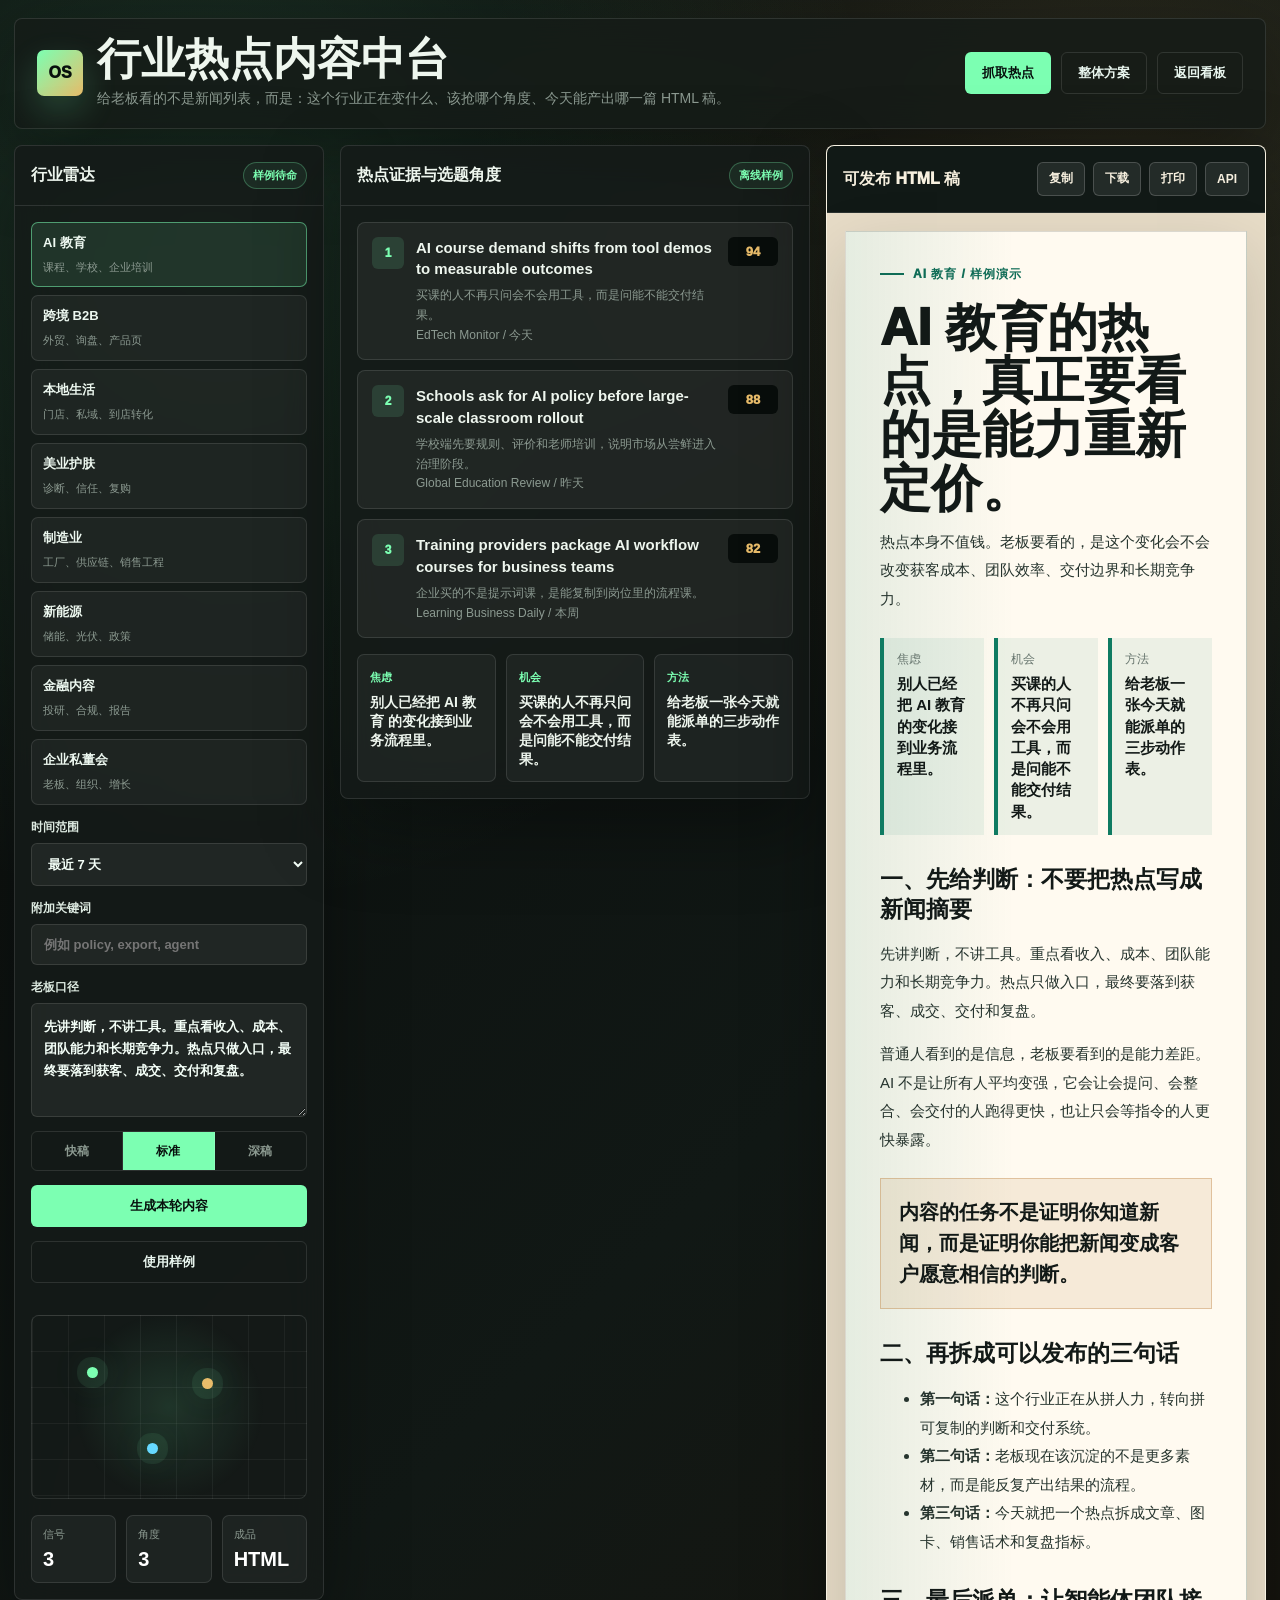
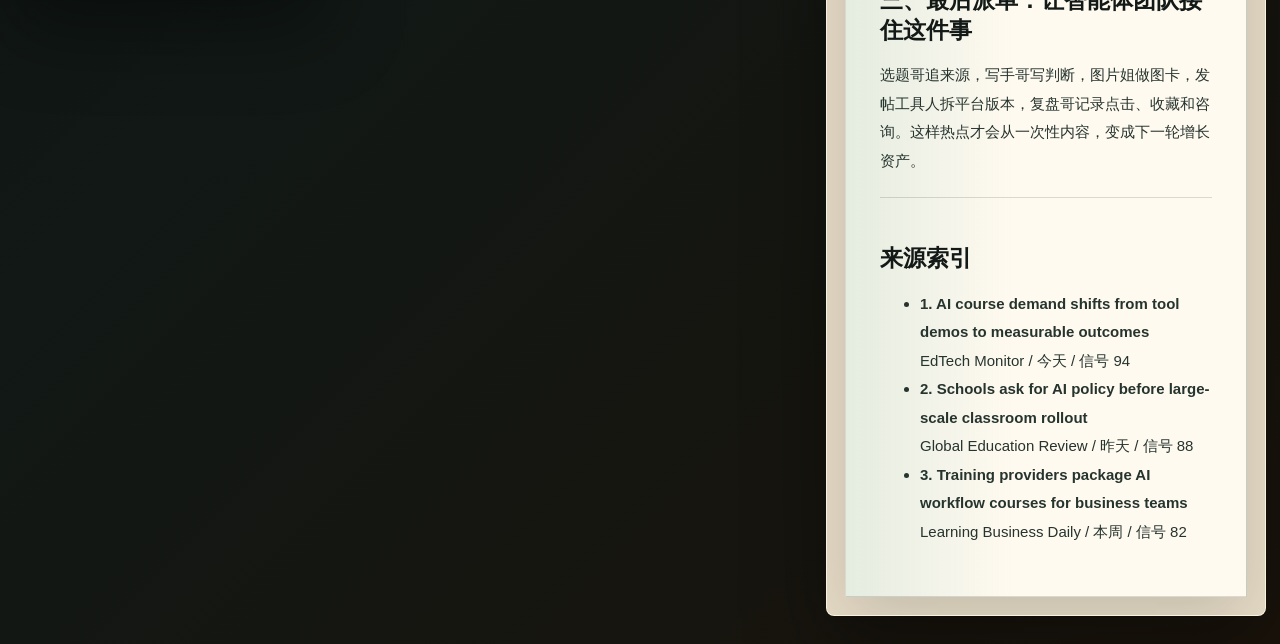
<file: industry-hotspot-html-factory.html>
<!DOCTYPE html>
<html lang="zh-CN">
<head>
  <meta charset="UTF-8">
  <meta name="viewport" content="width=device-width, initial-scale=1.0">
  <title>行业热点内容中台</title>
  <style>
    :root {
      --bg: #0d1110;
      --panel: #151b18;
      --panel-2: #1b241f;
      --paper: #f7f0df;
      --paper-2: #fffaf0;
      --ink: #121917;
      --muted: #8c9a91;
      --line: rgba(255, 255, 255, .11);
      --line-dark: rgba(18, 25, 23, .15);
      --green: #7cffb2;
      --gold: #e8bc6a;
      --blue: #66d9ff;
      --red: #ff7a6b;
      --shadow: 0 28px 80px rgba(0, 0, 0, .36);
    }

    * { box-sizing: border-box; }

    body {
      margin: 0;
      min-height: 100vh;
      color: #eef6ee;
      background:
        radial-gradient(circle at 16% 10%, rgba(124, 255, 178, .15), transparent 30%),
        radial-gradient(circle at 88% 8%, rgba(232, 188, 106, .13), transparent 28%),
        linear-gradient(135deg, #0a0d0c 0%, #111815 54%, #1a130b 100%);
      font-family: "PingFang SC", "Hiragino Sans GB", "Microsoft YaHei", sans-serif;
      letter-spacing: 0;
    }

    button, select, input, textarea { font: inherit; letter-spacing: 0; }
    button { cursor: pointer; }
    a { color: inherit; }

    .app {
      width: min(1680px, calc(100vw - 28px));
      margin: 0 auto;
      padding: 18px 0 28px;
    }

    .topbar {
      display: grid;
      grid-template-columns: 1fr auto;
      gap: 18px;
      align-items: center;
      min-height: 84px;
      border: 1px solid var(--line);
      border-radius: 8px;
      background: rgba(21, 27, 24, .82);
      box-shadow: var(--shadow);
      padding: 18px 22px;
      backdrop-filter: blur(18px);
    }

    .brandline {
      display: flex;
      align-items: center;
      gap: 14px;
      min-width: 0;
    }

    .mark {
      width: 46px;
      height: 46px;
      border-radius: 7px;
      display: grid;
      place-items: center;
      background: linear-gradient(135deg, var(--green), var(--gold));
      color: #08100d;
      font-weight: 1000;
      box-shadow: 0 14px 34px rgba(124, 255, 178, .2);
      flex: 0 0 46px;
    }

    h1 {
      margin: 0;
      font-size: clamp(24px, 3.4vw, 46px);
      line-height: 1.03;
      font-weight: 1000;
    }

    .topbar p {
      margin: 6px 0 0;
      color: var(--muted);
      line-height: 1.55;
      max-width: 900px;
      font-size: 14px;
    }

    .top-actions {
      display: flex;
      gap: 10px;
      flex-wrap: wrap;
      justify-content: flex-end;
    }

    .btn {
      min-height: 42px;
      border: 1px solid rgba(124, 255, 178, .38);
      border-radius: 6px;
      background: var(--green);
      color: #07100d;
      padding: 0 16px;
      font-size: 13px;
      font-weight: 900;
      text-decoration: none;
      display: inline-flex;
      align-items: center;
      justify-content: center;
      transition: transform .18s ease, box-shadow .18s ease, background .18s ease;
    }

    .btn:hover {
      transform: translateY(-2px);
      box-shadow: 0 16px 34px rgba(124, 255, 178, .18);
    }

    .btn.secondary {
      background: transparent;
      color: #e9f6ef;
      border-color: var(--line);
    }

    .workspace {
      display: grid;
      grid-template-columns: 310px minmax(420px, 1fr) minmax(440px, .92fr);
      gap: 16px;
      margin-top: 16px;
      align-items: start;
    }

    .panel {
      border: 1px solid var(--line);
      border-radius: 8px;
      background: rgba(21, 27, 24, .88);
      box-shadow: var(--shadow);
      backdrop-filter: blur(18px);
      overflow: hidden;
    }

    .panel-head {
      display: flex;
      align-items: center;
      justify-content: space-between;
      gap: 10px;
      min-height: 58px;
      padding: 16px;
      border-bottom: 1px solid var(--line);
    }

    .panel-head h2 {
      margin: 0;
      font-size: 16px;
      line-height: 1.2;
      font-weight: 1000;
    }

    .badge {
      border: 1px solid rgba(124, 255, 178, .28);
      border-radius: 999px;
      padding: 5px 9px;
      color: var(--green);
      background: rgba(124, 255, 178, .07);
      font-size: 11px;
      font-weight: 900;
      white-space: nowrap;
    }

    .controls {
      padding: 16px;
      display: grid;
      gap: 14px;
    }

    label {
      display: grid;
      gap: 7px;
      color: #dce9e0;
      font-size: 12px;
      font-weight: 900;
    }

    select, input, textarea {
      width: 100%;
      border: 1px solid var(--line);
      border-radius: 6px;
      outline: none;
      background: rgba(255, 255, 255, .06);
      color: #f4fff8;
      padding: 12px;
      font-size: 13px;
    }

    select option { background: #121917; color: #f4fff8; }
    textarea { min-height: 114px; resize: vertical; line-height: 1.7; }

    .industry-grid {
      display: grid;
      gap: 8px;
    }

    .industry-card {
      border: 1px solid var(--line);
      border-radius: 7px;
      background: rgba(255, 255, 255, .045);
      padding: 11px;
      text-align: left;
      color: #edf8f0;
      transition: background .18s ease, border-color .18s ease, transform .18s ease;
    }

    .industry-card:hover { transform: translateX(2px); }
    .industry-card.active {
      border-color: rgba(124, 255, 178, .52);
      background: rgba(124, 255, 178, .11);
    }

    .industry-card b {
      display: block;
      font-size: 13px;
      margin-bottom: 5px;
    }

    .industry-card span {
      color: var(--muted);
      font-size: 11px;
      line-height: 1.45;
    }

    .seg {
      display: grid;
      grid-template-columns: repeat(3, 1fr);
      border: 1px solid var(--line);
      border-radius: 6px;
      overflow: hidden;
    }

    .seg button {
      min-height: 38px;
      border: 0;
      border-right: 1px solid var(--line);
      background: transparent;
      color: var(--muted);
      font-size: 12px;
      font-weight: 900;
    }

    .seg button:last-child { border-right: 0; }
    .seg button.active { background: var(--green); color: #07100d; }

    .radar {
      padding: 16px;
    }

    .signal-meter {
      position: relative;
      height: 184px;
      border: 1px solid var(--line);
      border-radius: 8px;
      background:
        linear-gradient(90deg, rgba(255,255,255,.05) 1px, transparent 1px),
        linear-gradient(0deg, rgba(255,255,255,.05) 1px, transparent 1px),
        radial-gradient(circle at 50% 50%, rgba(124,255,178,.12), transparent 58%);
      background-size: 36px 36px, 36px 36px, auto;
      overflow: hidden;
    }

    .pulse {
      position: absolute;
      width: 11px;
      height: 11px;
      border-radius: 50%;
      background: var(--green);
      box-shadow: 0 0 0 10px rgba(124,255,178,.08), 0 0 34px rgba(124,255,178,.4);
      animation: pulse 2.4s ease-in-out infinite;
    }

    .pulse:nth-child(1) { left: 20%; top: 28%; }
    .pulse:nth-child(2) { left: 62%; top: 34%; animation-delay: .4s; background: var(--gold); }
    .pulse:nth-child(3) { left: 42%; top: 70%; animation-delay: .8s; background: var(--blue); }

    @keyframes pulse {
      0%, 100% { transform: scale(.9); opacity: .78; }
      50% { transform: scale(1.18); opacity: 1; }
    }

    .stats {
      display: grid;
      grid-template-columns: repeat(3, 1fr);
      gap: 10px;
      padding: 0 16px 16px;
    }

    .stat {
      border: 1px solid var(--line);
      border-radius: 7px;
      background: rgba(255,255,255,.045);
      padding: 11px;
    }

    .stat small {
      display: block;
      color: var(--muted);
      font-size: 11px;
      margin-bottom: 6px;
    }

    .stat strong {
      font-size: 20px;
      color: #fff;
    }

    .feed {
      display: grid;
      gap: 10px;
      padding: 16px;
    }

    .source-card {
      border: 1px solid var(--line);
      border-radius: 8px;
      background: rgba(255,255,255,.05);
      padding: 14px;
      display: grid;
      grid-template-columns: auto 1fr auto;
      gap: 12px;
      align-items: start;
    }

    .source-rank {
      width: 32px;
      height: 32px;
      border-radius: 6px;
      display: grid;
      place-items: center;
      background: rgba(124,255,178,.12);
      color: var(--green);
      font-weight: 1000;
      font-size: 12px;
    }

    .source-card h3 {
      margin: 0 0 6px;
      font-size: 15px;
      line-height: 1.45;
    }

    .source-card p {
      margin: 0;
      color: var(--muted);
      font-size: 12px;
      line-height: 1.65;
    }

    .source-score {
      min-width: 50px;
      border-radius: 6px;
      padding: 7px 8px;
      background: #080d0b;
      color: var(--gold);
      text-align: center;
      font-weight: 1000;
      font-size: 13px;
    }

    .angles {
      display: grid;
      grid-template-columns: repeat(3, 1fr);
      gap: 10px;
      padding: 0 16px 16px;
    }

    .angle {
      border: 1px solid var(--line);
      border-radius: 7px;
      background: rgba(255,255,255,.045);
      padding: 12px;
    }

    .angle small {
      color: var(--green);
      font-weight: 900;
      font-size: 11px;
    }

    .angle b {
      display: block;
      margin-top: 8px;
      font-size: 14px;
      line-height: 1.35;
    }

    .output {
      background: var(--paper);
      color: var(--ink);
      min-height: 780px;
    }

    .output .panel-head {
      background: #111916;
      color: #f7f0df;
    }

    .mini-actions {
      display: flex;
      gap: 8px;
      flex-wrap: wrap;
      justify-content: flex-end;
    }

    .mini {
      min-height: 34px;
      border: 1px solid rgba(255,255,255,.18);
      border-radius: 6px;
      background: rgba(255,255,255,.08);
      color: #f7f0df;
      padding: 0 11px;
      font-size: 12px;
      font-weight: 900;
    }

    .sheet-wrap {
      padding: 18px;
      background: #e7dcc7;
    }

    .article-sheet {
      max-width: 780px;
      margin: 0 auto;
      background:
        linear-gradient(90deg, rgba(15, 123, 98, .11), transparent 42%),
        var(--paper-2);
      border: 1px solid var(--line-dark);
      box-shadow: 0 22px 60px rgba(18,25,23,.16);
      padding: 34px;
      font-family: "PingFang SC", "Hiragino Sans GB", "Microsoft YaHei", sans-serif;
    }

    .article-kicker {
      display: flex;
      gap: 9px;
      align-items: center;
      color: #0f6c56;
      font-size: 12px;
      font-weight: 1000;
      letter-spacing: .08em;
      text-transform: uppercase;
    }

    .article-kicker:before {
      content: "";
      width: 24px;
      height: 2px;
      background: currentColor;
    }

    .article-sheet h2 {
      margin: 18px 0 12px;
      font-size: clamp(30px, 4vw, 52px);
      line-height: 1.05;
      letter-spacing: 0;
      font-weight: 1000;
    }

    .lead {
      color: #33423c;
      font-size: 17px;
      line-height: 1.85;
      margin: 0;
    }

    .brief-grid {
      display: grid;
      grid-template-columns: repeat(3, 1fr);
      gap: 10px;
      margin: 25px 0;
    }

    .brief {
      border-left: 4px solid #0f7b62;
      background: rgba(15,123,98,.08);
      padding: 13px;
    }

    .brief small {
      display: block;
      color: #66746d;
      font-size: 12px;
      margin-bottom: 5px;
    }

    .brief b {
      display: block;
      font-size: 15px;
      line-height: 1.42;
    }

    .article-sheet h3 {
      margin: 30px 0 10px;
      font-size: 23px;
      line-height: 1.3;
      font-weight: 1000;
    }

    .article-sheet p, .article-sheet li {
      color: #26342e;
      font-size: 15px;
      line-height: 1.9;
    }

    .quote-box {
      margin: 24px 0;
      border: 1px solid rgba(181,115,42,.34);
      background: rgba(181,115,42,.12);
      padding: 18px;
      font-size: 20px;
      line-height: 1.55;
      font-weight: 1000;
    }

    .source-index {
      margin-top: 22px;
      padding-top: 16px;
      border-top: 1px solid var(--line-dark);
    }

    .codebox {
      display: none;
    }

    .toast {
      position: fixed;
      right: 22px;
      bottom: 22px;
      border: 1px solid rgba(124,255,178,.35);
      border-radius: 7px;
      background: #101714;
      color: #f7f0df;
      box-shadow: var(--shadow);
      padding: 13px 16px;
      opacity: 0;
      transform: translateY(12px);
      transition: .2s ease;
      pointer-events: none;
      font-size: 13px;
      font-weight: 900;
    }

    .toast.show { opacity: 1; transform: translateY(0); }

    @media (max-width: 1180px) {
      .workspace { grid-template-columns: 300px 1fr; }
      .output { grid-column: 1 / -1; }
    }

    @media (max-width: 760px) {
      .app { width: min(100vw - 18px, 560px); padding-top: 9px; }
      .topbar, .workspace { grid-template-columns: 1fr; }
      .top-actions, .mini-actions { justify-content: flex-start; }
      .stats, .angles, .brief-grid { grid-template-columns: 1fr; }
      .source-card { grid-template-columns: 1fr; }
      .article-sheet { padding: 22px; }
      .sheet-wrap { padding: 10px; }
    }
  </style>
</head>
<body>
  <div class="app">
    <header class="topbar">
      <div class="brandline">
        <div class="mark">OS</div>
        <div>
          <h1>行业热点内容中台</h1>
          <p>给老板看的不是新闻列表，而是：这个行业正在变什么、该抢哪个角度、今天能产出哪一篇 HTML 稿。</p>
        </div>
      </div>
      <div class="top-actions">
        <button class="btn" id="runNow">抓取热点</button>
        <a class="btn secondary" href="industry-hotspot-solution.html">整体方案</a>
        <a class="btn secondary" href="index.html">返回看板</a>
      </div>
    </header>

    <main class="workspace">
      <aside class="panel">
        <div class="panel-head">
          <h2>行业雷达</h2>
          <span class="badge" id="sourceState">样例待命</span>
        </div>
        <div class="controls">
          <div class="industry-grid" id="industryGrid"></div>
          <label>时间范围
            <select id="timeSelect">
              <option value="1d">最近 24 小时</option>
              <option value="3d">最近 3 天</option>
              <option value="7d" selected>最近 7 天</option>
              <option value="14d">最近 14 天</option>
            </select>
          </label>
          <label>附加关键词
            <input id="keywordInput" placeholder="例如 policy, export, agent">
          </label>
          <label>老板口径
            <textarea id="briefInput">先讲判断，不讲工具。重点看收入、成本、团队能力和长期竞争力。热点只做入口，最终要落到获客、成交、交付和复盘。</textarea>
          </label>
          <div class="seg" aria-label="稿件深度">
            <button type="button" data-depth="short">快稿</button>
            <button type="button" data-depth="standard" class="active">标准</button>
            <button type="button" data-depth="deep">深稿</button>
          </div>
          <button class="btn" id="fetchBtn">生成本轮内容</button>
          <button class="btn secondary" id="sampleBtn">使用样例</button>
        </div>
        <div class="radar">
          <div class="signal-meter" aria-label="行业信号雷达">
            <span class="pulse"></span>
            <span class="pulse"></span>
            <span class="pulse"></span>
          </div>
        </div>
        <div class="stats">
          <div class="stat"><small>信号</small><strong id="statSignals">3</strong></div>
          <div class="stat"><small>角度</small><strong>3</strong></div>
          <div class="stat"><small>成品</small><strong>HTML</strong></div>
        </div>
      </aside>

      <section class="panel">
        <div class="panel-head">
          <h2>热点证据与选题角度</h2>
          <span class="badge" id="runMeta">离线样例</span>
        </div>
        <div class="feed" id="sourceList"></div>
        <div class="angles" id="angleList"></div>
      </section>

      <section class="panel output">
        <div class="panel-head">
          <h2>可发布 HTML 稿</h2>
          <div class="mini-actions">
            <button class="mini" id="copyHtml">复制</button>
            <button class="mini" id="downloadHtml">下载</button>
            <button class="mini" id="printHtml">打印</button>
            <button class="mini" id="openApiBtn">API</button>
          </div>
        </div>
        <div class="sheet-wrap" id="preview"></div>
        <textarea class="codebox" id="htmlCode" spellcheck="false"></textarea>
      </section>
    </main>
  </div>
  <div class="toast" id="toast">已完成</div>

  <script>
    const industries = [
      { id: "ai-education", name: "AI 教育", desc: "课程、学校、企业培训", query: '("artificial intelligence" OR AI) (education OR training OR course OR school)' },
      { id: "crossborder", name: "跨境 B2B", desc: "外贸、询盘、产品页", query: '("cross border" OR export OR ecommerce OR "global trade") (manufacturer OR B2B OR supplier)' },
      { id: "local-service", name: "本地生活", desc: "门店、私域、到店转化", query: '("local services" OR restaurant OR retail OR store) (AI OR automation OR marketing)' },
      { id: "beauty", name: "美业护肤", desc: "诊断、信任、复购", query: '("beauty tech" OR skincare OR dermatology OR cosmetics) (AI OR personalization OR retail)' },
      { id: "manufacturing", name: "制造业", desc: "工厂、供应链、销售工程", query: '(manufacturing OR factory OR industrial) (AI OR automation OR robotics OR supply chain)' },
      { id: "new-energy", name: "新能源", desc: "储能、光伏、政策", query: '("new energy" OR battery OR solar OR storage OR EV) (market OR policy OR technology)' },
      { id: "finance-content", name: "金融内容", desc: "投研、合规、报告", query: '(finance OR investment OR banking) (AI OR automation OR reporting OR content)' },
      { id: "private-board", name: "企业私董会", desc: "老板、组织、增长", query: '("business owners" OR entrepreneur OR CEO) (AI OR transformation OR productivity)' }
    ];

    const fallbackNews = {
      "ai-education": [
        ["AI course demand shifts from tool demos to measurable outcomes", "买课的人不再只问会不会用工具，而是问能不能交付结果。", "EdTech Monitor"],
        ["Schools ask for AI policy before large-scale classroom rollout", "学校端先要规则、评价和老师培训，说明市场从尝鲜进入治理阶段。", "Global Education Review"],
        ["Training providers package AI workflow courses for business teams", "企业买的不是提示词课，是能复制到岗位里的流程课。", "Learning Business Daily"]
      ],
      "crossborder": [
        ["Export suppliers use AI to shorten RFQ and catalog production", "外贸老板最痛的不是缺内容，而是产品知识不能快速变成买家语言。", "Trade Tech Brief"],
        ["Cross-border brands adjust messaging around tariffs and logistics", "信任、交期、成本透明度正在变成询盘转化核心。", "Global Commerce Desk"],
        ["Manufacturers test AI agents for sales enablement", "销售能力开始被系统化，业务员经验不再只能靠人带人。", "B2B Growth Watch"]
      ],
      "local-service": [
        ["Local stores move from coupons to private-domain operations", "门店增长从一次性优惠转向长期私域和内容触达。", "Retail Signal"],
        ["Restaurants test AI for menu, review and staffing workflows", "本地商家要的是少请人还能稳定运营，不是炫技。", "Service Business Review"],
        ["Neighborhood businesses need content engines, not one-off ads", "老板个人可信度和持续内容，比单条广告更关键。", "Local Growth Journal"]
      ],
      "beauty": [
        ["AI skin analysis tools become retail conversion front-end", "诊断变成销售入口，信任从顾问话术转向可视化证据。", "Beauty Tech Today"],
        ["Personalized skincare content turns into sales script", "个性化建议正在替代泛泛功效宣传。", "Cosmetics Business Wire"],
        ["Clinics use visual education to reduce consultation friction", "医美转化越来越依赖讲清风险、过程和真实预期。", "Aesthetic Market Note"]
      ],
      "manufacturing": [
        ["Factories deploy AI assistants around maintenance and inspection", "工厂 AI 的入口不是宏大转型，而是停机、质检、巡检这些硬成本。", "Industry Automation Review"],
        ["Supply chain teams ask for smaller, verifiable AI pilots", "制造业老板更相信小闭环验证，而不是大口号。", "Manufacturing Weekly"],
        ["Industrial sales teams turn technical specs into buyer-facing content", "技术资料变买家语言，是工业获客的老问题，也是 AI 的好切口。", "Factory Growth Desk"]
      ],
      "new-energy": [
        ["Energy storage competition shifts to integration and financing", "储能竞争不只看设备，更看融资、并网和全周期成本。", "Energy Market Watch"],
        ["EV supply chain recalibrates around policy and demand volatility", "政策和需求波动让企业更需要快速解释市场变化。", "CleanTech Brief"],
        ["Solar installers need clearer ROI content for enterprise buyers", "企业客户要看投资回收和风险，不吃概念。", "Renewable Business Note"]
      ],
      "finance-content": [
        ["AI reporting tools enter analyst workflows", "金融内容的价值从堆信息转向形成判断和可追溯依据。", "Market Operations Review"],
        ["Compliance pressure reshapes finance content production", "合规要求让来源、引用和审批变成内容生产的一部分。", "FinContent Watch"],
        ["Investment education brands package research into visual explainers", "复杂投研需要更强的图文解释能力。", "Advisor Media Note"]
      ],
      "private-board": [
        ["Business owners ask how AI changes team structure", "老板关心的不是工具，而是团队结构和责任边界会不会重写。", "CEO Productivity Brief"],
        ["Consultants package AI transformation into owner-level playbooks", "企业咨询正在从讲趋势转向给第一周动作清单。", "Advisory Market Watch"],
        ["Small companies seek AI systems without hiring full teams", "小公司想要的是用系统补团队能力，而不是再招一堆人。", "SMB Strategy Journal"]
      ]
    };

    let currentIndustry = industries[0];
    let currentDepth = "standard";
    let currentItems = [];
    let currentSource = "sample";
    let lastApiUrl = "";

    const industryGrid = document.getElementById("industryGrid");
    const sourceList = document.getElementById("sourceList");
    const angleList = document.getElementById("angleList");
    const preview = document.getElementById("preview");
    const htmlCode = document.getElementById("htmlCode");
    const toast = document.getElementById("toast");

    function escapeHtml(value) {
      return String(value ?? "").replace(/[&<>"']/g, char => ({
        "&": "&amp;", "<": "&lt;", ">": "&gt;", '"': "&quot;", "'": "&#039;"
      })[char]);
    }

    function showToast(message) {
      toast.textContent = message;
      toast.classList.add("show");
      clearTimeout(window.toastTimer);
      window.toastTimer = setTimeout(() => toast.classList.remove("show"), 1700);
    }

    function renderIndustries() {
      industryGrid.innerHTML = industries.map(item => `
        <button class="industry-card ${item.id === currentIndustry.id ? "active" : ""}" data-industry="${item.id}">
          <b>${escapeHtml(item.name)}</b>
          <span>${escapeHtml(item.desc)}</span>
        </button>
      `).join("");
      industryGrid.querySelectorAll("[data-industry]").forEach(button => {
        button.addEventListener("click", () => {
          currentIndustry = industries.find(item => item.id === button.dataset.industry) || industries[0];
          currentSource = "sample";
          currentItems = fallbackItems();
          renderAll();
        });
      });
    }

    function fallbackItems() {
      return (fallbackNews[currentIndustry.id] || fallbackNews["ai-education"]).map((item, index) => ({
        title: item[0],
        desc: item[1],
        domain: item[2],
        date: ["今天", "昨天", "本周"][index] || "本周",
        url: "#",
        score: 94 - index * 6
      }));
    }

    function dateLabel(value) {
      const text = String(value || "");
      return text.length >= 8 ? `${text.slice(4, 6)}/${text.slice(6, 8)}` : "最新";
    }

    function normalizeArticle(article, index) {
      return {
        title: article.title || `行业信号 ${index + 1}`,
        desc: "公开新闻源返回结果，发布前需要再打开原文核验。",
        domain: article.domain || article.sourceCommonName || article.sourceCountry || "公开来源",
        date: dateLabel(article.seendate || article.date),
        url: article.url || article.shareurl || "#",
        score: Math.max(66, 96 - index * 5)
      };
    }

    function angles(items) {
      return [
        { name: "焦虑", text: `别人已经把 ${currentIndustry.name} 的变化接到业务流程里。` },
        { name: "机会", text: items[0]?.desc || "用一个小场景证明它能带来线索、成交或效率。" },
        { name: "方法", text: "给老板一张今天就能派单的三步动作表。" }
      ];
    }

    function renderSources() {
      document.getElementById("statSignals").textContent = currentItems.length;
      sourceList.innerHTML = currentItems.map((item, index) => `
        <article class="source-card">
          <div class="source-rank">${index + 1}</div>
          <div>
            <h3>${escapeHtml(item.title)}</h3>
            <p>${escapeHtml(item.desc)}<br>${escapeHtml(item.domain)} / ${escapeHtml(item.date)} ${item.url !== "#" ? `<a href="${item.url}" target="_blank" rel="noreferrer">打开</a>` : ""}</p>
          </div>
          <div class="source-score">${item.score}</div>
        </article>
      `).join("");
      angleList.innerHTML = angles(currentItems).map(item => `
        <article class="angle">
          <small>${escapeHtml(item.name)}</small>
          <b>${escapeHtml(item.text)}</b>
        </article>
      `).join("");
    }

    async function fetchHotspots() {
      const custom = document.getElementById("keywordInput").value.trim();
      const timespan = document.getElementById("timeSelect").value;
      const query = custom ? `(${currentIndustry.query}) ${custom}` : currentIndustry.query;
      const params = new URLSearchParams({
        query,
        mode: "artlist",
        format: "json",
        maxrecords: "12",
        timespan,
        sort: "datedesc"
      });
      lastApiUrl = `https://api.gdeltproject.org/api/v2/doc/doc?${params.toString()}`;
      document.getElementById("sourceState").textContent = "抓取中";
      document.getElementById("runMeta").textContent = `${currentIndustry.name} / ${timespan}`;
      try {
        const controller = new AbortController();
        const timer = setTimeout(() => controller.abort(), 12000);
        const response = await fetch(lastApiUrl, { signal: controller.signal });
        clearTimeout(timer);
        if (!response.ok) throw new Error(`HTTP ${response.status}`);
        const data = await response.json();
        const articles = Array.isArray(data.articles) ? data.articles : [];
        if (!articles.length) throw new Error("没有返回文章");
        currentSource = "live";
        currentItems = articles.slice(0, 6).map(normalizeArticle);
        document.getElementById("sourceState").textContent = "实时";
        document.getElementById("runMeta").textContent = `已抓取 ${currentItems.length} 条公开新闻`;
      } catch (error) {
        currentSource = "sample";
        currentItems = fallbackItems();
        document.getElementById("sourceState").textContent = "降级样例";
        document.getElementById("runMeta").textContent = `实时源失败：${error.message}`;
      }
      renderAll(false);
    }

    function buildArticleHtml() {
      const brief = document.getElementById("briefInput").value.trim();
      const selectedAngles = angles(currentItems);
      const rows = currentItems.slice(0, currentDepth === "deep" ? 5 : 3).map((item, index) => `
        <li><b>${index + 1}. ${escapeHtml(item.title)}</b><br>${escapeHtml(item.domain)} / ${escapeHtml(item.date)} / 信号 ${item.score}</li>
      `).join("");
      return `
        <article class="article-sheet">
          <div class="article-kicker">${escapeHtml(currentIndustry.name)} / ${currentSource === "live" ? "公开新闻" : "样例演示"}</div>
          <h2>${escapeHtml(currentIndustry.name)}的热点，真正要看的是能力重新定价。</h2>
          <p class="lead">热点本身不值钱。老板要看的，是这个变化会不会改变获客成本、团队效率、交付边界和长期竞争力。</p>
          <div class="brief-grid">
            ${selectedAngles.map(item => `<div class="brief"><small>${escapeHtml(item.name)}</small><b>${escapeHtml(item.text)}</b></div>`).join("")}
          </div>
          <h3>一、先给判断：不要把热点写成新闻摘要</h3>
          <p>${escapeHtml(brief)}</p>
          <p>普通人看到的是信息，老板要看到的是能力差距。AI 不是让所有人平均变强，它会让会提问、会整合、会交付的人跑得更快，也让只会等指令的人更快暴露。</p>
          <div class="quote-box">内容的任务不是证明你知道新闻，而是证明你能把新闻变成客户愿意相信的判断。</div>
          <h3>二、再拆成可以发布的三句话</h3>
          <ul>
            <li><b>第一句话：</b>这个行业正在从拼人力，转向拼可复制的判断和交付系统。</li>
            <li><b>第二句话：</b>老板现在该沉淀的不是更多素材，而是能反复产出结果的流程。</li>
            <li><b>第三句话：</b>今天就把一个热点拆成文章、图卡、销售话术和复盘指标。</li>
          </ul>
          <h3>三、最后派单：让智能体团队接住这件事</h3>
          <p>选题哥追来源，写手哥写判断，图片姐做图卡，发帖工具人拆平台版本，复盘哥记录点击、收藏和咨询。这样热点才会从一次性内容，变成下一轮增长资产。</p>
          <div class="source-index">
            <h3>来源索引</h3>
            <ul>${rows}</ul>
          </div>
        </article>
      `;
    }

    function renderOutput() {
      const articleHtml = buildArticleHtml();
      preview.innerHTML = articleHtml;
      htmlCode.value = `<!DOCTYPE html>
<html lang="zh-CN">
<head>
  <meta charset="UTF-8">
  <meta name="viewport" content="width=device-width, initial-scale=1.0">
  <title>${currentIndustry.name}热点内容稿</title>
  <style>
    body{margin:0;background:#e7dcc7;padding:24px}
    .article-sheet{max-width:780px;margin:0 auto;background:linear-gradient(90deg,rgba(15,123,98,.11),transparent 42%),#fffaf0;border:1px solid rgba(18,25,23,.15);box-shadow:0 22px 60px rgba(18,25,23,.16);padding:34px;color:#121917;font-family:"PingFang SC","Hiragino Sans GB","Microsoft YaHei",sans-serif}
    .article-kicker{display:flex;gap:9px;align-items:center;color:#0f6c56;font-size:12px;font-weight:1000;letter-spacing:.08em;text-transform:uppercase}.article-kicker:before{content:"";width:24px;height:2px;background:currentColor}
    h2{margin:18px 0 12px;font-size:48px;line-height:1.05}h3{margin:30px 0 10px;font-size:23px;line-height:1.3}.lead{color:#33423c;font-size:17px;line-height:1.85}.brief-grid{display:grid;grid-template-columns:repeat(3,1fr);gap:10px;margin:25px 0}.brief{border-left:4px solid #0f7b62;background:rgba(15,123,98,.08);padding:13px}.brief small{display:block;color:#66746d;font-size:12px;margin-bottom:5px}.brief b{font-size:15px;line-height:1.42}p,li{color:#26342e;font-size:15px;line-height:1.9}.quote-box{margin:24px 0;border:1px solid rgba(181,115,42,.34);background:rgba(181,115,42,.12);padding:18px;font-size:20px;line-height:1.55;font-weight:1000}.source-index{margin-top:22px;padding-top:16px;border-top:1px solid rgba(18,25,23,.15)}@media(max-width:760px){body{padding:10px}.article-sheet{padding:22px}h2{font-size:34px}.brief-grid{grid-template-columns:1fr}}
  </style>
</head>
<body>
${articleHtml}
</body>
</html>`;
    }

    function renderAll(updateIndustries = true) {
      if (updateIndustries) renderIndustries();
      renderSources();
      renderOutput();
    }

    function download(name, content) {
      const blob = new Blob([content], { type: "text/html;charset=utf-8" });
      const url = URL.createObjectURL(blob);
      const a = document.createElement("a");
      a.href = url;
      a.download = name;
      a.click();
      URL.revokeObjectURL(url);
    }

    document.querySelectorAll("[data-depth]").forEach(button => {
      button.addEventListener("click", () => {
        document.querySelectorAll("[data-depth]").forEach(item => item.classList.remove("active"));
        button.classList.add("active");
        currentDepth = button.dataset.depth;
        renderOutput();
      });
    });

    document.getElementById("fetchBtn").addEventListener("click", fetchHotspots);
    document.getElementById("runNow").addEventListener("click", fetchHotspots);
    document.getElementById("sampleBtn").addEventListener("click", () => {
      currentSource = "sample";
      currentItems = fallbackItems();
      document.getElementById("sourceState").textContent = "样例";
      document.getElementById("runMeta").textContent = "使用内置样例";
      renderAll(false);
    });
    document.getElementById("briefInput").addEventListener("input", renderOutput);
    document.getElementById("copyHtml").addEventListener("click", async () => {
      await navigator.clipboard.writeText(htmlCode.value);
      showToast("HTML 已复制");
    });
    document.getElementById("downloadHtml").addEventListener("click", () => {
      download(`hotspot-${currentIndustry.id}.html`, htmlCode.value);
      showToast("HTML 已下载");
    });
    document.getElementById("printHtml").addEventListener("click", () => window.print());
    document.getElementById("openApiBtn").addEventListener("click", () => {
      if (lastApiUrl) window.open(lastApiUrl, "_blank");
      else showToast("先抓取一次");
    });

    currentItems = fallbackItems();
    renderAll();
  </script>
</body>
</html>
</file>
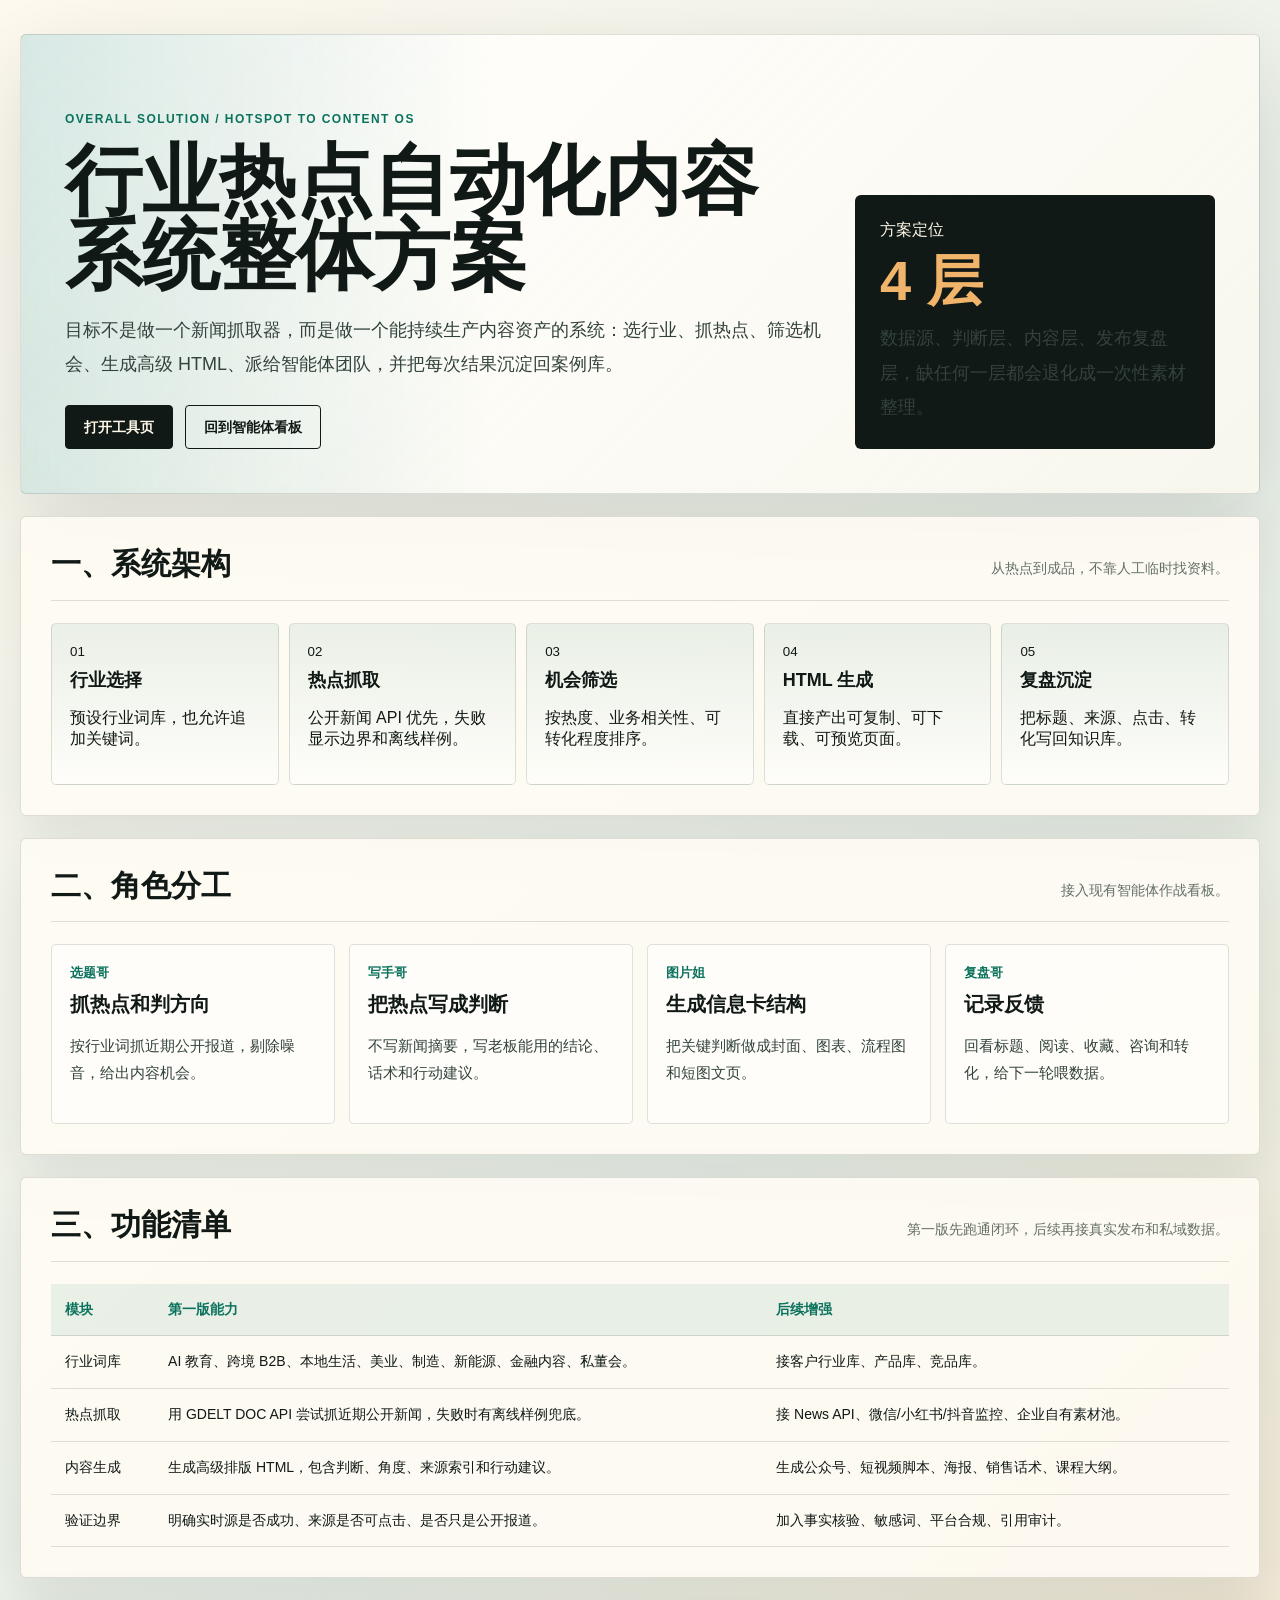
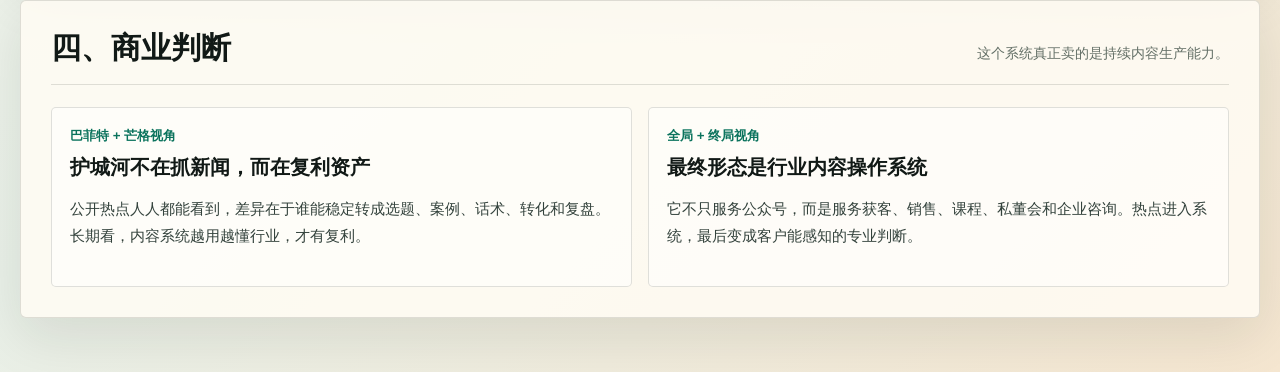
<file: industry-hotspot-solution.html>
<!DOCTYPE html>
<html lang="zh-CN">
<head>
  <meta charset="UTF-8">
  <meta name="viewport" content="width=device-width, initial-scale=1.0">
  <title>行业热点 HTML 内容系统整体方案</title>
  <style>
    :root{--ink:#111916;--paper:#f7f2e8;--muted:#647067;--green:#0b735d;--amber:#bc722b;--line:rgba(17,25,22,.13)}*{box-sizing:border-box}body{margin:0;color:var(--ink);background:linear-gradient(135deg,#fffaf0,#e9f0e8 58%,#f5e6d0);font-family:"Songti SC","STSong","Noto Serif CJK SC",Georgia,serif;letter-spacing:0}.page{width:min(1240px,calc(100vw - 40px));margin:0 auto;padding:34px 0 54px}.hero{min-height:460px;border:1px solid var(--line);background:linear-gradient(90deg,rgba(11,115,93,.16),transparent 38%),linear-gradient(135deg,rgba(255,255,255,.9),rgba(255,250,240,.64));box-shadow:0 28px 90px rgba(17,25,22,.14);padding:44px;display:grid;grid-template-columns:1fr 360px;gap:34px;align-items:end;border-radius:6px}.kicker{color:var(--green);font:900 12px/1.2 "PingFang SC","Hiragino Sans GB",sans-serif;letter-spacing:.12em;text-transform:uppercase}h1{margin:18px 0;max-width:760px;font-size:clamp(42px,6vw,80px);line-height:.98;letter-spacing:0}.hero p{max-width:760px;margin:0;color:#33423c;font:18px/1.9 "PingFang SC","Hiragino Sans GB",sans-serif}.score-card{border:1px solid var(--line);background:#111916;color:#fff8e9;border-radius:6px;padding:24px;font-family:"PingFang SC","Hiragino Sans GB",sans-serif}.score-card strong{display:block;font-size:56px;line-height:1;margin:12px 0;color:#f0b46b}.section{margin-top:22px;border:1px solid var(--line);border-radius:6px;background:rgba(255,252,244,.86);box-shadow:0 18px 54px rgba(17,25,22,.1);padding:30px}.section-head{display:flex;align-items:end;justify-content:space-between;gap:20px;border-bottom:1px solid var(--line);padding-bottom:18px;margin-bottom:22px}h2{margin:0;font:900 30px/1.15 "PingFang SC","Hiragino Sans GB",sans-serif;letter-spacing:0}.section-head p{margin:0;color:var(--muted);font:14px/1.8 "PingFang SC","Hiragino Sans GB",sans-serif}.matrix{display:grid;grid-template-columns:repeat(4,1fr);gap:14px}.card{min-height:180px;border:1px solid var(--line);border-radius:5px;background:rgba(255,255,255,.52);padding:18px;font-family:"PingFang SC","Hiragino Sans GB",sans-serif}.card small{color:var(--green);font-weight:900}.card h3{margin:10px 0;font-size:20px;line-height:1.25}.card p,li{color:#33423c;font:15px/1.8 "PingFang SC","Hiragino Sans GB",sans-serif}.flow{display:grid;grid-template-columns:repeat(5,1fr);gap:10px}.flow-step{border:1px solid var(--line);border-radius:5px;padding:18px;background:linear-gradient(180deg,rgba(11,115,93,.08),rgba(255,255,255,.55));font-family:"PingFang SC","Hiragino Sans GB",sans-serif}.flow-step b{display:block;margin-top:8px;font-size:18px}.two-col{display:grid;grid-template-columns:1fr 1fr;gap:16px}.table{width:100%;border-collapse:collapse;font-family:"PingFang SC","Hiragino Sans GB",sans-serif}.table th,.table td{border-bottom:1px solid var(--line);text-align:left;padding:14px;vertical-align:top;font-size:14px;line-height:1.7}.table th{background:rgba(11,115,93,.08);color:var(--green);font-weight:900}.cta{display:flex;flex-wrap:wrap;gap:12px;margin-top:24px}.btn{display:inline-flex;align-items:center;justify-content:center;min-height:44px;border:1px solid var(--ink);border-radius:4px;padding:0 18px;background:var(--ink);color:#fff8e9;text-decoration:none;font:800 14px/1 "PingFang SC","Hiragino Sans GB",sans-serif}.btn.secondary{background:transparent;color:var(--ink)}@media(max-width:920px){.page{width:min(100vw - 24px,760px)}.hero,.two-col{grid-template-columns:1fr}.matrix,.flow{grid-template-columns:1fr}.hero,.section{padding:24px}.section-head{display:block}}
  </style>
</head>
<body>
  <main class="page">
    <section class="hero">
      <div>
        <div class="kicker">Overall Solution / Hotspot To Content OS</div>
        <h1>行业热点自动化内容系统整体方案</h1>
        <p>目标不是做一个新闻抓取器，而是做一个能持续生产内容资产的系统：选行业、抓热点、筛选机会、生成高级 HTML、派给智能体团队，并把每次结果沉淀回案例库。</p>
        <div class="cta"><a class="btn" href="industry-hotspot-html-factory.html">打开工具页</a><a class="btn secondary" href="index.html">回到智能体看板</a></div>
      </div>
      <aside class="score-card"><span>方案定位</span><strong>4 层</strong><p>数据源、判断层、内容层、发布复盘层，缺任何一层都会退化成一次性素材整理。</p></aside>
    </section>
    <section class="section">
      <div class="section-head"><h2>一、系统架构</h2><p>从热点到成品，不靠人工临时找资料。</p></div>
      <div class="flow">
        <div class="flow-step"><small>01</small><b>行业选择</b><p>预设行业词库，也允许追加关键词。</p></div>
        <div class="flow-step"><small>02</small><b>热点抓取</b><p>公开新闻 API 优先，失败显示边界和离线样例。</p></div>
        <div class="flow-step"><small>03</small><b>机会筛选</b><p>按热度、业务相关性、可转化程度排序。</p></div>
        <div class="flow-step"><small>04</small><b>HTML 生成</b><p>直接产出可复制、可下载、可预览页面。</p></div>
        <div class="flow-step"><small>05</small><b>复盘沉淀</b><p>把标题、来源、点击、转化写回知识库。</p></div>
      </div>
    </section>
    <section class="section">
      <div class="section-head"><h2>二、角色分工</h2><p>接入现有智能体作战看板。</p></div>
      <div class="matrix">
        <article class="card"><small>选题哥</small><h3>抓热点和判方向</h3><p>按行业词抓近期公开报道，剔除噪音，给出内容机会。</p></article>
        <article class="card"><small>写手哥</small><h3>把热点写成判断</h3><p>不写新闻摘要，写老板能用的结论、话术和行动建议。</p></article>
        <article class="card"><small>图片姐</small><h3>生成信息卡结构</h3><p>把关键判断做成封面、图表、流程图和短图文页。</p></article>
        <article class="card"><small>复盘哥</small><h3>记录反馈</h3><p>回看标题、阅读、收藏、咨询和转化，给下一轮喂数据。</p></article>
      </div>
    </section>
    <section class="section">
      <div class="section-head"><h2>三、功能清单</h2><p>第一版先跑通闭环，后续再接真实发布和私域数据。</p></div>
      <table class="table">
        <thead><tr><th>模块</th><th>第一版能力</th><th>后续增强</th></tr></thead>
        <tbody>
          <tr><td>行业词库</td><td>AI 教育、跨境 B2B、本地生活、美业、制造、新能源、金融内容、私董会。</td><td>接客户行业库、产品库、竞品库。</td></tr>
          <tr><td>热点抓取</td><td>用 GDELT DOC API 尝试抓近期公开新闻，失败时有离线样例兜底。</td><td>接 News API、微信/小红书/抖音监控、企业自有素材池。</td></tr>
          <tr><td>内容生成</td><td>生成高级排版 HTML，包含判断、角度、来源索引和行动建议。</td><td>生成公众号、短视频脚本、海报、销售话术、课程大纲。</td></tr>
          <tr><td>验证边界</td><td>明确实时源是否成功、来源是否可点击、是否只是公开报道。</td><td>加入事实核验、敏感词、平台合规、引用审计。</td></tr>
        </tbody>
      </table>
    </section>
    <section class="section">
      <div class="section-head"><h2>四、商业判断</h2><p>这个系统真正卖的是持续内容生产能力。</p></div>
      <div class="two-col">
        <article class="card"><small>巴菲特 + 芒格视角</small><h3>护城河不在抓新闻，而在复利资产</h3><p>公开热点人人都能看到，差异在于谁能稳定转成选题、案例、话术、转化和复盘。长期看，内容系统越用越懂行业，才有复利。</p></article>
        <article class="card"><small>全局 + 终局视角</small><h3>最终形态是行业内容操作系统</h3><p>它不只服务公众号，而是服务获客、销售、课程、私董会和企业咨询。热点进入系统，最后变成客户能感知的专业判断。</p></article>
      </div>
    </section>
  </main>
</body>
</html>
</file>
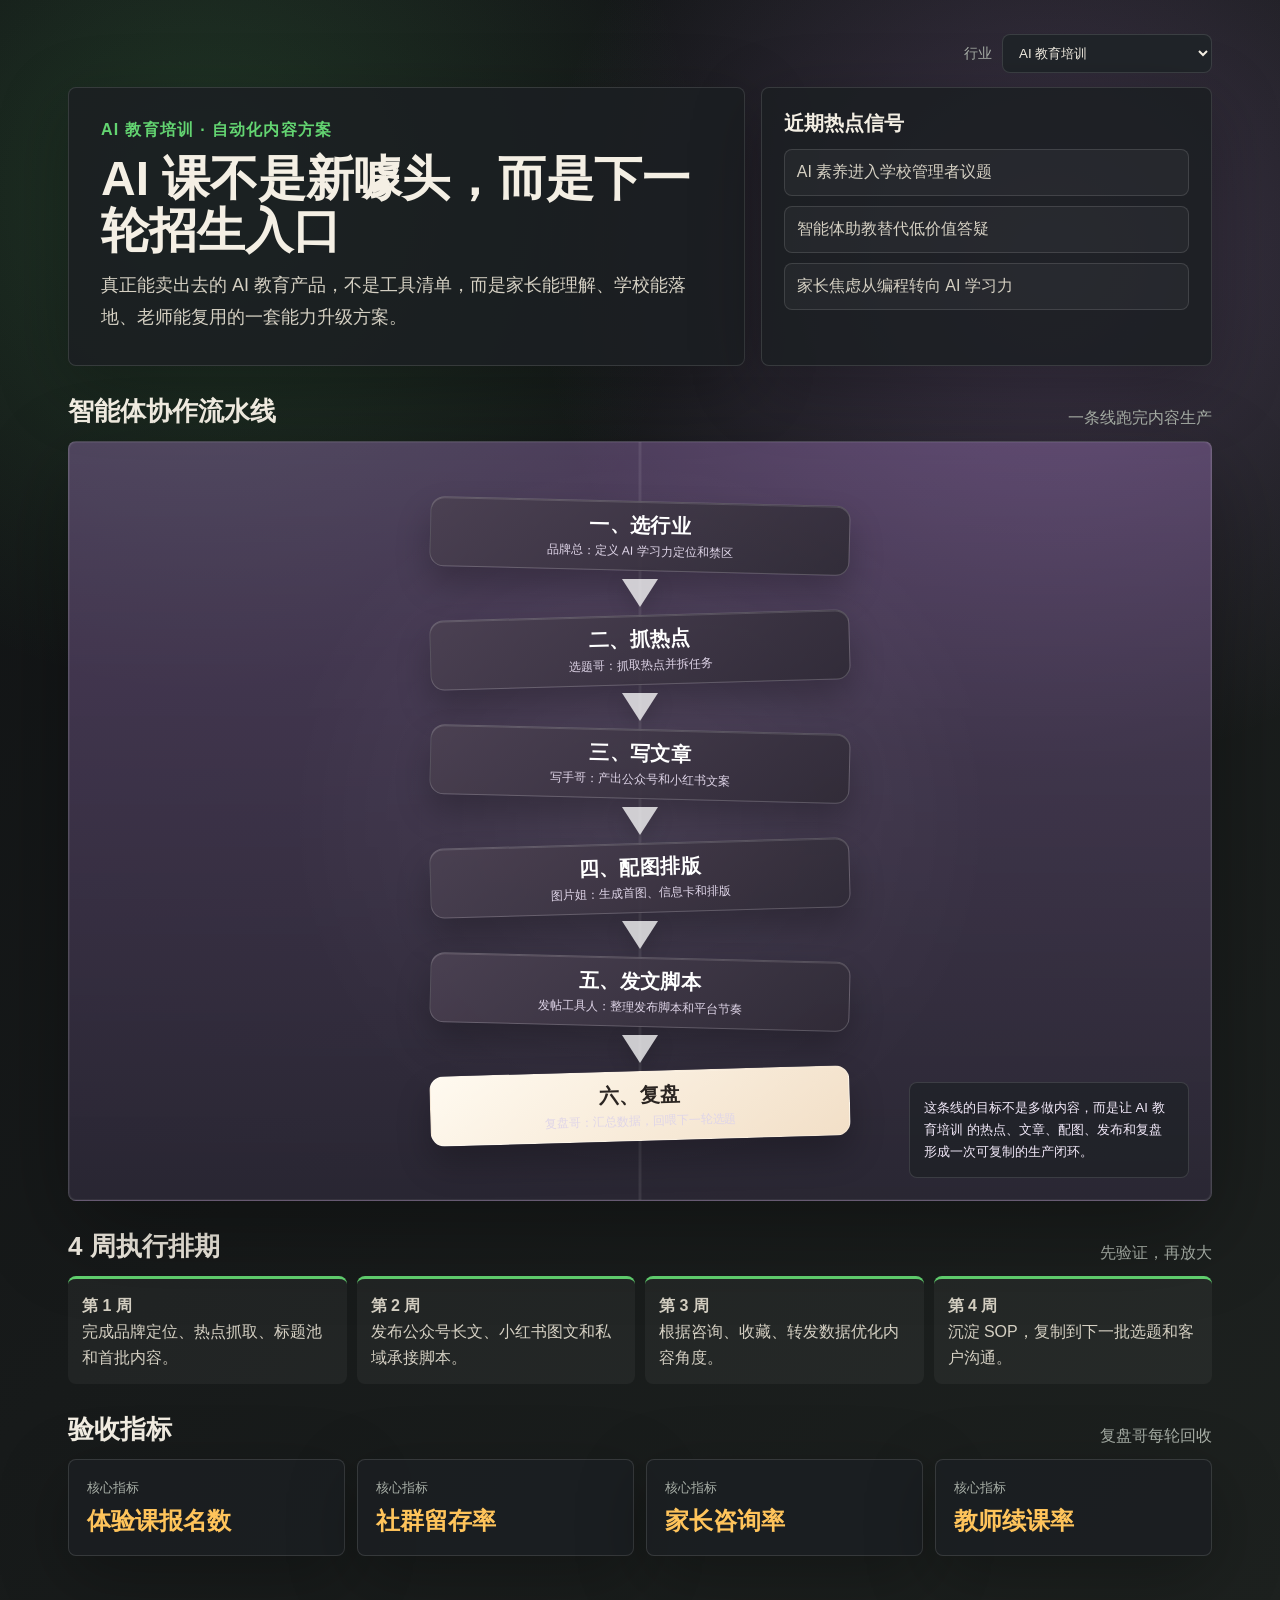
<file: outputs/html/strategy-plan.html>
<!DOCTYPE html>
<html lang="zh-CN">
<head>
  <meta charset="UTF-8">
  <meta name="viewport" content="width=device-width, initial-scale=1.0">
  <title>整体方案 HTML</title>
  <style>
    :root { color-scheme: dark; --bg:#111315; --panel:#1b1f22; --ink:#f4efe4; --muted:#a8afa7; --green:#63d471; --cyan:#6ed6ff; --gold:#ffc45b; --line:rgba(255,255,255,.12); --purple:#a77bc7; }
    * { box-sizing:border-box; }
    body { margin:0; min-height:100vh; background:radial-gradient(circle at 82% 16%,rgba(167,123,199,.28),transparent 30%),radial-gradient(circle at 16% 12%,rgba(99,212,113,.18),transparent 28%),linear-gradient(135deg,#111315,#1d211f); color:var(--ink); font-family:"Avenir Next","PingFang SC","Noto Sans SC",sans-serif; }
    .wrap { width:min(1180px,100%); margin:0 auto; padding:34px 18px 60px; }
    .switcher { display:flex; justify-content:flex-end; gap:10px; align-items:center; margin-bottom:14px; color:var(--muted); font-size:14px; }
    .switcher select { min-width:210px; border:1px solid var(--line); border-radius:8px; background:#202429; color:var(--ink); padding:10px 12px; }
    .hero { display:grid; grid-template-columns:minmax(0,1.2fr) minmax(320px,.8fr); gap:16px; align-items:stretch; }
    .hero-main, .panel, .step, .metric { background:rgba(27,31,34,.86); border:1px solid var(--line); border-radius:8px; box-shadow:0 20px 70px rgba(0,0,0,.28); }
    .hero-main { padding:32px; }
    .kicker { color:var(--green); font-weight:900; letter-spacing:.08em; }
    h1 { margin:12px 0; font-size:48px; line-height:1.08; letter-spacing:0; }
    .lead { color:#d5d0c3; font-size:18px; line-height:1.8; margin:0; }
    .panel { padding:22px; }
    .panel h2 { margin:0 0 12px; font-size:20px; }
    .signal { display:grid; gap:10px; }
    .signal div { border:1px solid var(--line); border-radius:8px; padding:12px; color:#d5d0c3; background:rgba(255,255,255,.04); }
    .section { margin-top:16px; }
    .section-head { display:flex; justify-content:space-between; align-items:end; gap:16px; margin:28px 0 12px; }
    .section-head h2 { margin:0; font-size:26px; }
    .grid { display:grid; grid-template-columns:repeat(3,1fr); gap:12px; }
    .step { padding:16px; min-height:146px; }
    .step small { color:var(--cyan); font-weight:900; }
    .step strong { display:block; margin:10px 0; font-size:18px; line-height:1.45; }
    .step p { margin:0; color:var(--muted); line-height:1.65; }
    .metrics { display:grid; grid-template-columns:repeat(4,1fr); gap:12px; }
    .metric { padding:18px; }
    .metric small { color:var(--muted); }
    .metric strong { display:block; margin-top:8px; color:var(--gold); font-size:24px; }
    .roadmap { display:grid; grid-template-columns:repeat(4,1fr); gap:10px; }
    .roadmap div { border-top:3px solid var(--green); background:rgba(255,255,255,.045); border-radius:8px; padding:14px; color:#d5d0c3; line-height:1.6; }
    .pipeline-shell { min-height:760px; display:grid; place-items:center; border:1px solid rgba(255,255,255,.14); border-radius:8px; background:linear-gradient(180deg,rgba(167,123,199,.38),rgba(48,43,60,.72)),radial-gradient(circle at center,rgba(255,255,255,.13),transparent 52%); box-shadow:inset 0 0 0 1px rgba(255,255,255,.06),0 30px 90px rgba(0,0,0,.32); overflow:hidden; position:relative; }
    .pipeline-shell::before { content:""; position:absolute; inset:0; background:linear-gradient(90deg,transparent 49.8%,rgba(255,255,255,.18) 50%,transparent 50.2%); opacity:.6; }
    .pipeline { width:min(420px,86%); display:grid; justify-items:center; gap:8px; position:relative; z-index:1; }
    .pipe-step { width:100%; min-height:64px; border:1px solid rgba(255,255,255,.18); border-radius:14px; background:linear-gradient(145deg,rgba(75,65,82,.94),rgba(48,43,55,.94)); color:#fff; display:grid; place-items:center; text-align:center; padding:10px 20px; box-shadow:0 18px 34px rgba(0,0,0,.24), inset 0 1px 0 rgba(255,255,255,.14); transform:rotate(var(--tilt,0deg)); }
    .pipe-step strong { display:block; font-size:20px; letter-spacing:.02em; }
    .pipe-step small { display:block; margin-top:4px; color:#dfd5e8; font-size:12px; }
    .pipe-step.final { background:linear-gradient(145deg,#fffaf0,#f2dfc7); color:#2b2522; }
    .pipe-arrow { width:0; height:0; border-left:18px solid transparent; border-right:18px solid transparent; border-top:28px solid rgba(255,255,255,.76); filter:drop-shadow(0 8px 10px rgba(0,0,0,.2)); }
    .pipeline-note { position:absolute; right:22px; bottom:22px; width:min(280px,calc(100% - 44px)); color:#f3eafa; line-height:1.7; font-size:13px; background:rgba(27,31,34,.58); border:1px solid rgba(255,255,255,.12); border-radius:8px; padding:14px; z-index:2; }
    @media (max-width:900px){ .hero,.grid,.metrics,.roadmap{grid-template-columns:1fr;} h1{font-size:36px;} .pipeline-shell{min-height:680px;} .pipeline-note{position:relative; right:auto; bottom:auto; margin:16px; width:auto;} }
  </style>
</head>
<body>
  <main class="wrap">
    <div class="switcher">
      <span>行业</span>
      <select id="industryPicker"></select>
    </div>
    <section class="hero">
      <div class="hero-main">
        <div class="kicker" id="kicker"></div>
        <h1 id="headline"></h1>
        <p class="lead" id="lead"></p>
      </div>
      <aside class="panel">
        <h2>近期热点信号</h2>
        <div class="signal" id="signals"></div>
      </aside>
    </section>
    <section class="section">
      <div class="section-head"><h2>智能体协作流水线</h2><span style="color:var(--muted);">一条线跑完内容生产</span></div>
      <div class="pipeline-shell">
        <div class="pipeline" id="pipeline"></div>
        <div class="pipeline-note" id="pipelineNote"></div>
      </div>
    </section>
    <section class="section">
      <div class="section-head"><h2>4 周执行排期</h2><span style="color:var(--muted);">先验证，再放大</span></div>
      <div class="roadmap">
        <div><strong>第 1 周</strong><br>完成品牌定位、热点抓取、标题池和首批内容。</div>
        <div><strong>第 2 周</strong><br>发布公众号长文、小红书图文和私域承接脚本。</div>
        <div><strong>第 3 周</strong><br>根据咨询、收藏、转发数据优化内容角度。</div>
        <div><strong>第 4 周</strong><br>沉淀 SOP，复制到下一批选题和客户沟通。</div>
      </div>
    </section>
    <section class="section">
      <div class="section-head"><h2>验收指标</h2><span style="color:var(--muted);">复盘哥每轮回收</span></div>
      <div class="metrics" id="metrics"></div>
    </section>
  </main>
  <script src="./content-data.js"></script>
  <script>
    const pipelineLabels = ["一、选行业", "二、抓热点", "三、写文章", "四、配图排版", "五、发文脚本", "六、复盘"];

    function currentKey() {
      return window.location.hash.replace("#", "") || "education";
    }

    function mountPicker() {
      const picker = document.getElementById("industryPicker");
      picker.innerHTML = Object.entries(window.IndustryContent).map(([key, value]) => `<option value="${key}">${value.label}</option>`).join("");
      picker.value = window.IndustryContent[currentKey()] ? currentKey() : "education";
      picker.addEventListener("change", () => {
        window.location.hash = picker.value;
        renderPlan();
      });
    }

    function renderPlan() {
      const data = window.getIndustryContent();
      document.title = `${data.label}整体方案`;
      document.getElementById("industryPicker").value = currentKey();
      document.getElementById("kicker").textContent = `${data.label} · 自动化内容方案`;
      document.getElementById("headline").textContent = data.headline;
      document.getElementById("lead").textContent = data.subhead;
      document.getElementById("signals").innerHTML = data.hotspots.map(item => `<div>${item}</div>`).join("");
      document.getElementById("pipeline").innerHTML = pipelineLabels.map((label, index) => `
        <div class="pipe-step ${index === pipelineLabels.length - 1 ? "final" : ""}" style="--tilt:${index % 2 ? -1.6 : 1.4}deg">
          <strong>${label}</strong>
          <small>${data.planSteps[index] || data.offer}</small>
        </div>
        ${index < pipelineLabels.length - 1 ? '<div class="pipe-arrow"></div>' : ''}
      `).join("");
      document.getElementById("pipelineNote").textContent = `这条线的目标不是多做内容，而是让 ${data.label} 的热点、文章、配图、发布和复盘形成一次可复制的生产闭环。`;
      document.getElementById("metrics").innerHTML = data.metrics.map(item => `<article class="metric"><small>核心指标</small><strong>${item}</strong></article>`).join("");
    }

    mountPicker();
    renderPlan();
    window.addEventListener("hashchange", renderPlan);
  </script>
</body>
</html>
</file>
